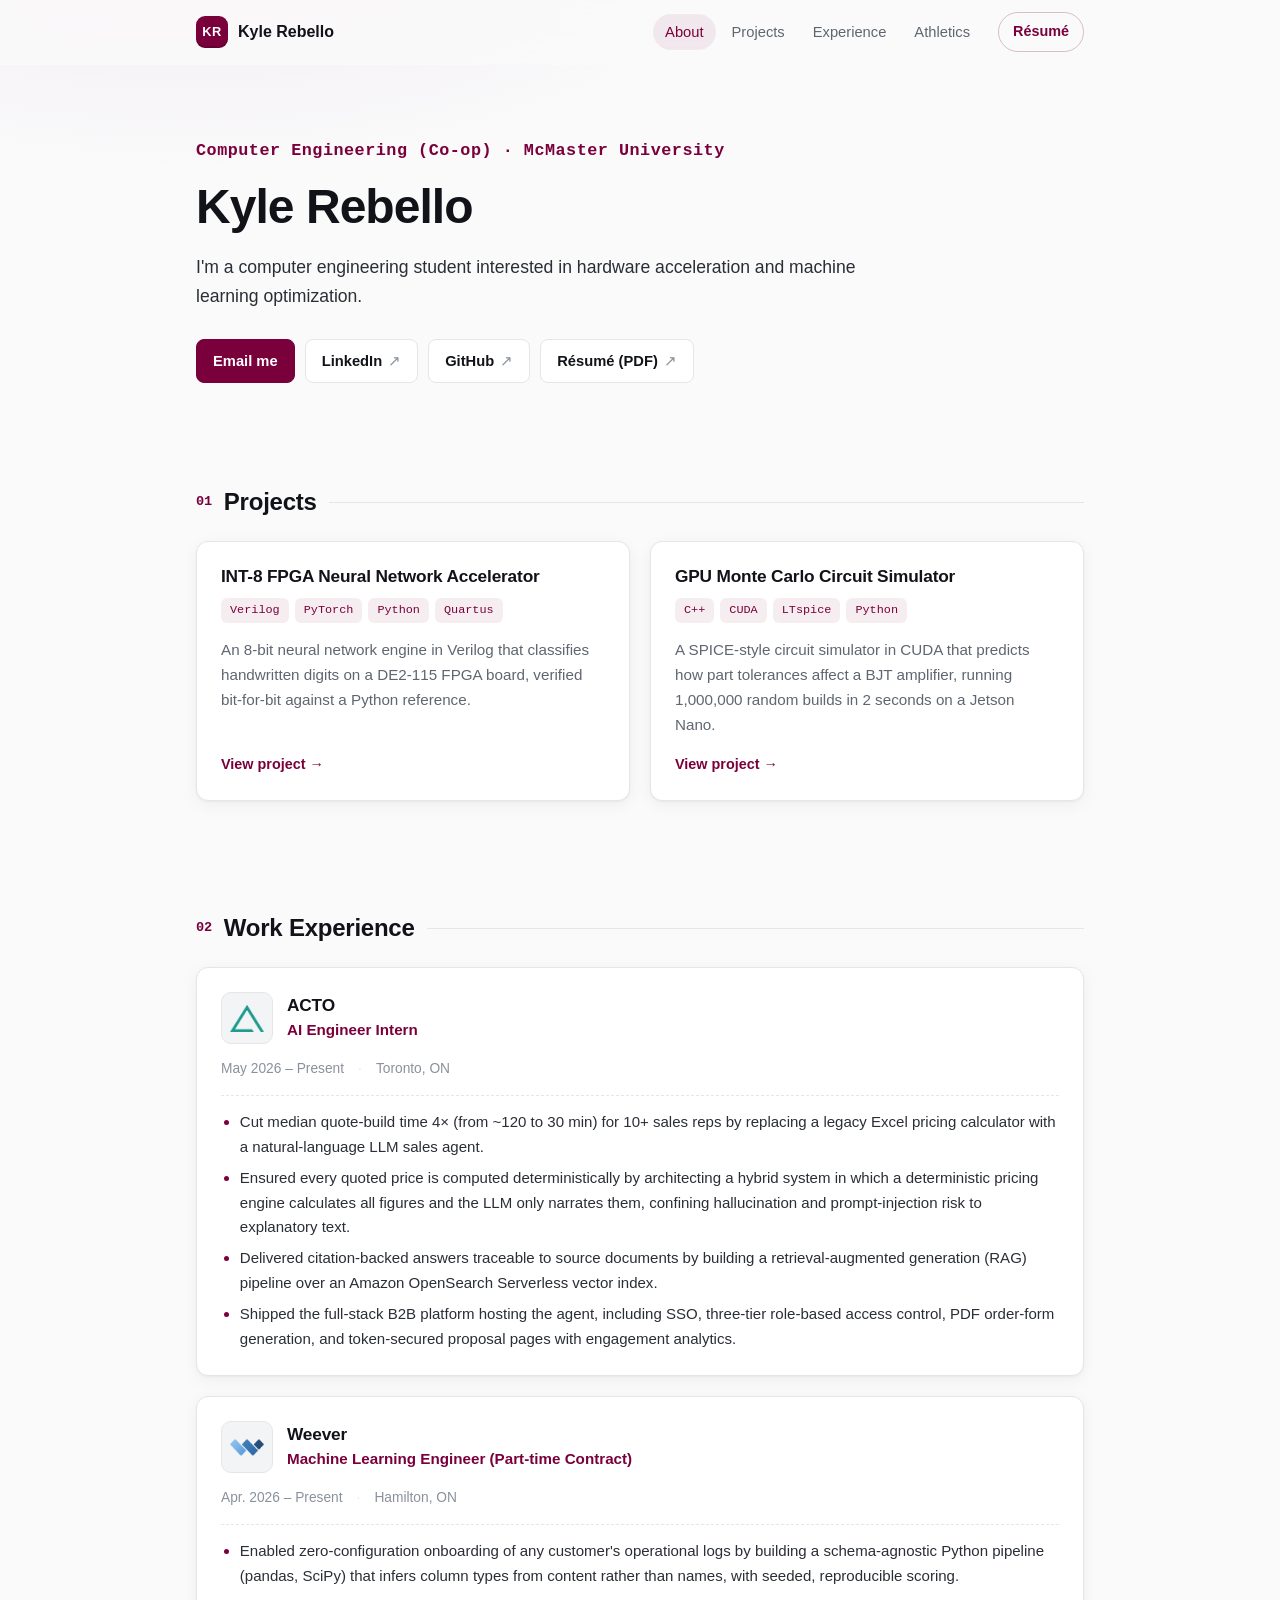
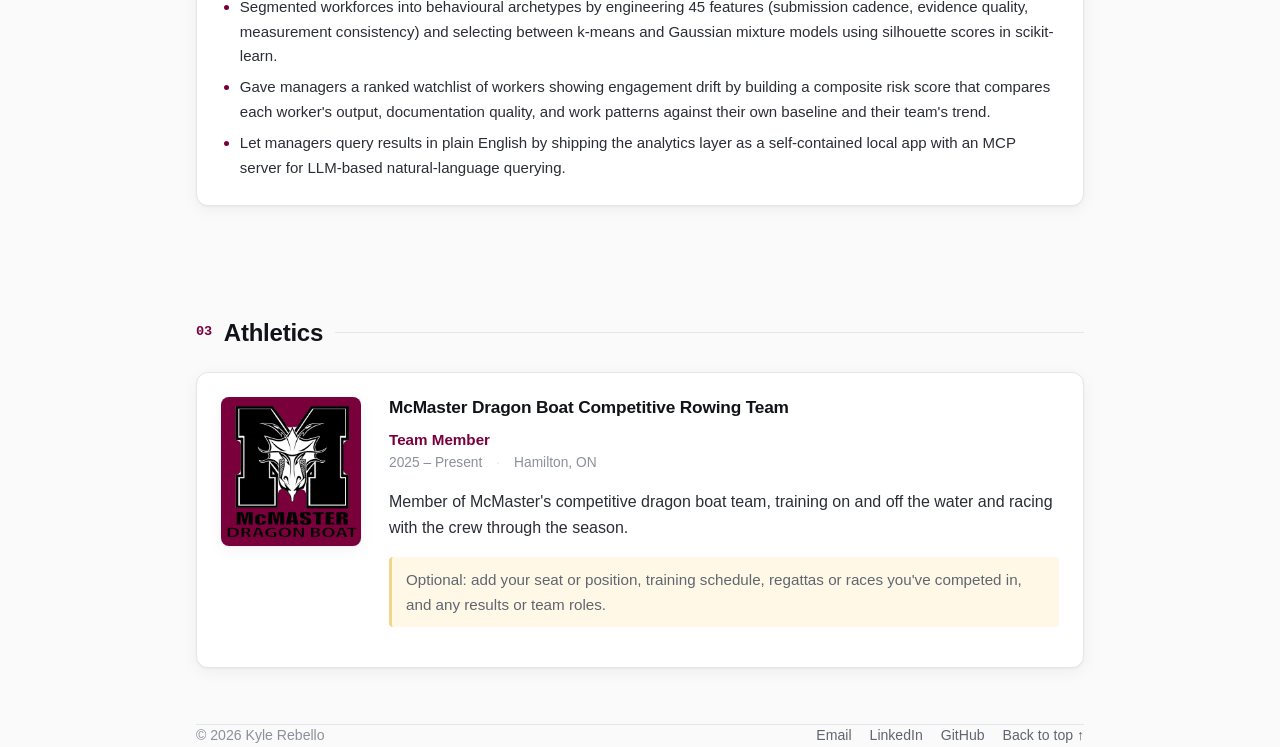
<file: index.html>
<!DOCTYPE html>
<html lang="en">
<head>
  <meta charset="UTF-8">
  <meta name="viewport" content="width=device-width, initial-scale=1.0">
  <title>Kyle Rebello — Engineering Portfolio</title>
  <meta name="description" content="Engineering portfolio of Kyle Rebello, Computer Engineering (Co-op) student at McMaster University.">
  <link rel="stylesheet" href="css/style.css?v=20261017">
</head>
<body>

  <nav class="site-nav">
    <div class="container">
      <a href="#top" class="brand"><span class="mark">KR</span><span class="name">Kyle Rebello</span></a>
      <ul>
        <li><a href="#about">About</a></li>
        <li><a href="#projects">Projects</a></li>
        <li><a href="#experience">Experience</a></li>
        <li><a href="#athletics">Athletics</a></li>
      </ul>
      <a class="nav-cta" href="assets/Kyle_Rebello_Resume.pdf?v=20261020" target="_blank" rel="noopener">Résumé</a>
    </div>
  </nav>

  <main id="top" class="container">

    <!-- ===================== ABOUT ===================== -->
    <section id="about" class="hero">
      <p class="eyebrow">Computer Engineering (Co-op) · McMaster University</p>
      <h1>Kyle Rebello</h1>
      <p class="intro">
        I'm a computer engineering student interested in hardware acceleration and machine learning optimization.
      </p>
      <div class="links">
        <a class="btn primary" href="mailto:andrekylerebello@gmail.com">Email me</a>
        <a class="btn" href="https://linkedin.com/in/kyle-rebello" target="_blank" rel="noopener">LinkedIn <span class="arrow">↗</span></a>
        <a class="btn" href="https://github.com/Kyle2006reb" target="_blank" rel="noopener">GitHub <span class="arrow">↗</span></a>
        <a class="btn" href="assets/Kyle_Rebello_Resume.pdf?v=20261020" target="_blank" rel="noopener">Résumé (PDF) <span class="arrow">↗</span></a>
      </div>
    </section>

    <!-- ===================== PROJECTS ===================== -->
    <section id="projects">
      <h2 class="section-title"><span class="num">01</span>Projects</h2>
      <!--
        To add a project:
          1. Copy projects/_template.html to projects/your-project.html and fill it in.
          2. Copy one of the <a class="project-tile"> blocks below and point href at the new page.
      -->
      <div class="project-grid">

        <a class="project-tile card" href="projects/fpga-nn-accelerator.html">
          <h3>INT-8 FPGA Neural Network Accelerator</h3>
          <div class="tags">
            <span class="tag">Verilog</span>
            <span class="tag">PyTorch</span>
            <span class="tag">Python</span>
            <span class="tag">Quartus</span>
          </div>
          <p>An 8-bit neural network engine in Verilog that classifies handwritten digits on a DE2-115 FPGA board, verified bit-for-bit against a Python reference.</p>
          <span class="more">View project <span>→</span></span>
        </a>

        <a class="project-tile card" href="projects/gpu-circuit-simulator.html">
          <h3>GPU Monte Carlo Circuit Simulator</h3>
          <div class="tags">
            <span class="tag">C++</span>
            <span class="tag">CUDA</span>
            <span class="tag">LTspice</span>
            <span class="tag">Python</span>
          </div>
          <p>A SPICE-style circuit simulator in CUDA that predicts how part tolerances affect a BJT amplifier, running 1,000,000 random builds in 2 seconds on a Jetson Nano.</p>
          <span class="more">View project <span>→</span></span>
        </a>

      </div>
    </section>

    <!-- ===================== WORK EXPERIENCE ===================== -->
    <section id="experience">
      <h2 class="section-title"><span class="num">02</span>Work Experience</h2>

      <div class="exp-grid">

        <article class="exp-card card">
          <header class="exp-head">
            <img class="exp-logo" src="assets/logos/acto.png" alt="ACTO logo">
            <div>
              <h3>ACTO</h3>
              <p class="exp-role">AI Engineer Intern</p>
            </div>
          </header>
          <p class="exp-meta"><span>May 2026 – Present</span><span>Toronto, ON</span></p>
          <ul>
            <li>Cut median quote-build time 4× (from ~120 to 30 min) for 10+ sales reps by replacing a legacy Excel pricing calculator with a natural-language LLM sales agent.</li>
            <li>Ensured every quoted price is computed deterministically by architecting a hybrid system in which a deterministic pricing engine calculates all figures and the LLM only narrates them, confining hallucination and prompt-injection risk to explanatory text.</li>
            <li>Delivered citation-backed answers traceable to source documents by building a retrieval-augmented generation (RAG) pipeline over an Amazon OpenSearch Serverless vector index.</li>
            <li>Shipped the full-stack B2B platform hosting the agent, including SSO, three-tier role-based access control, PDF order-form generation, and token-secured proposal pages with engagement analytics.</li>
          </ul>
        </article>

        <article class="exp-card card">
          <header class="exp-head">
            <img class="exp-logo" src="assets/logos/weever.png" alt="Weever logo">
            <div>
              <h3>Weever</h3>
              <p class="exp-role">Machine Learning Engineer (Part-time Contract)</p>
            </div>
          </header>
          <p class="exp-meta"><span>Apr. 2026 – Present</span><span>Hamilton, ON</span></p>
          <ul>
            <li>Enabled zero-configuration onboarding of any customer's operational logs by building a schema-agnostic Python pipeline (pandas, SciPy) that infers column types from content rather than names, with seeded, reproducible scoring.</li>
            <li>Segmented workforces into behavioural archetypes by engineering 45 features (submission cadence, evidence quality, measurement consistency) and selecting between k-means and Gaussian mixture models using silhouette scores in scikit-learn.</li>
            <li>Gave managers a ranked watchlist of workers showing engagement drift by building a composite risk score that compares each worker's output, documentation quality, and work patterns against their own baseline and their team's trend.</li>
            <li>Let managers query results in plain English by shipping the analytics layer as a self-contained local app with an MCP server for LLM-based natural-language querying.</li>
          </ul>
        </article>

      </div>
    </section>

    <!-- ===================== ATHLETICS ===================== -->
    <section id="athletics">
      <h2 class="section-title"><span class="num">03</span>Athletics</h2>

      <article class="feature-card card">
        <img class="badge" src="assets/logos/mcmaster-dragon-boat.png" alt="McMaster Dragon Boat logo">
        <div>
          <h3>McMaster Dragon Boat Competitive Rowing Team</h3>
          <p class="exp-role">Team Member</p>
          <p class="exp-meta"><span>2025 – Present</span><span>Hamilton, ON</span></p>
          <p>
            Member of McMaster's competitive dragon boat team, training on and off the water and
            racing with the crew through the season.
          </p>
          <p class="placeholder">
            Optional: add your seat or position, training schedule, regattas or races you've competed in,
            and any results or team roles.
          </p>
        </div>
      </article>
    </section>

  </main>

  <footer class="container">
    <span>© 2026 Kyle Rebello</span>
    <span class="footer-links">
      <a href="mailto:andrekylerebello@gmail.com">Email</a>
      <a href="https://linkedin.com/in/kyle-rebello" target="_blank" rel="noopener">LinkedIn</a>
      <a href="https://github.com/Kyle2006reb" target="_blank" rel="noopener">GitHub</a>
      <a href="#top">Back to top ↑</a>
    </span>
  </footer>

  <script>
    // Nav: add a border once scrolled, and highlight the section currently in view
    (function () {
      var nav = document.querySelector('.site-nav');
      var links = document.querySelectorAll('.site-nav ul a');
      function onScroll() {
        nav.classList.toggle('scrolled', window.scrollY > 8);
        var current = null;
        links.forEach(function (a) {
          var s = document.querySelector(a.getAttribute('href'));
          if (s && s.getBoundingClientRect().top <= 120) current = a;
        });
        if (window.innerHeight + window.scrollY >= document.body.scrollHeight - 4) current = links[links.length - 1];
        links.forEach(function (a) { a.classList.toggle('active', a === current); });
      }
      window.addEventListener('scroll', onScroll, { passive: true });
      onScroll();
    })();
  </script>

</body>
</html>
</file>
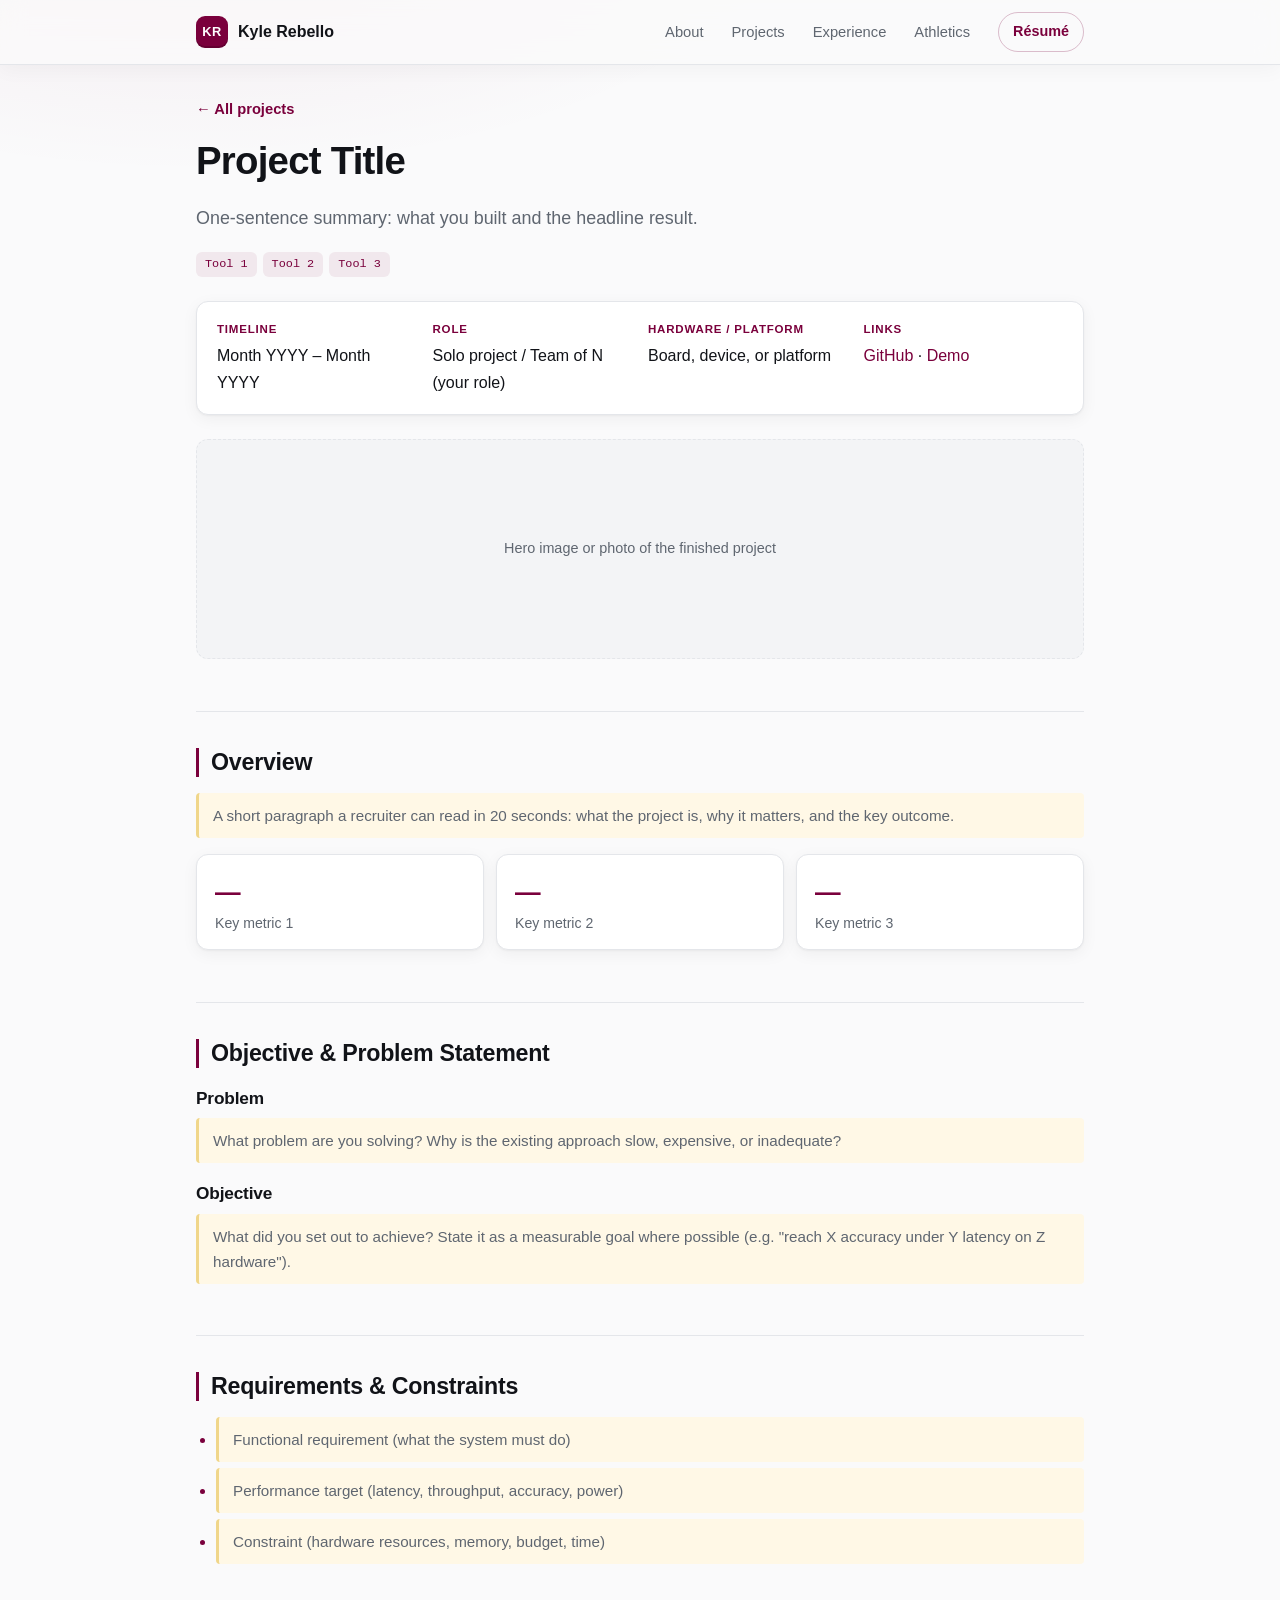
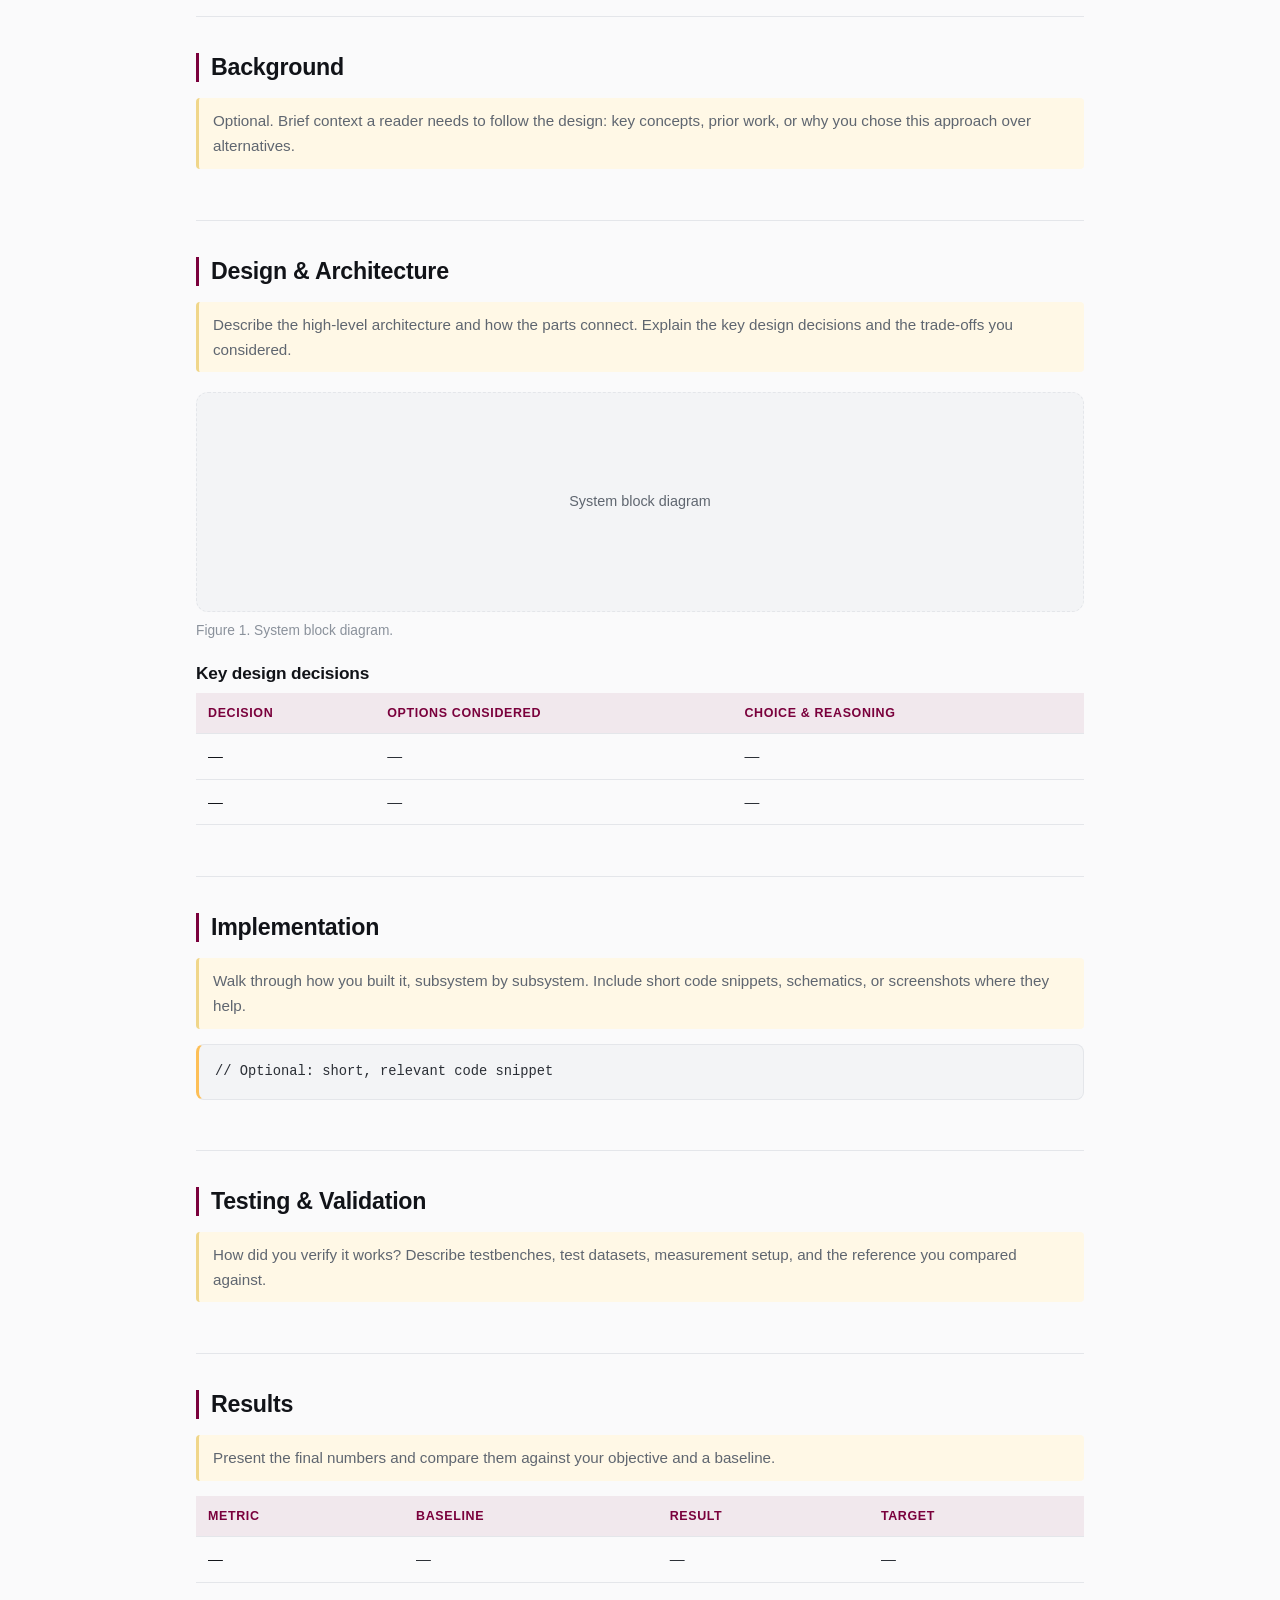
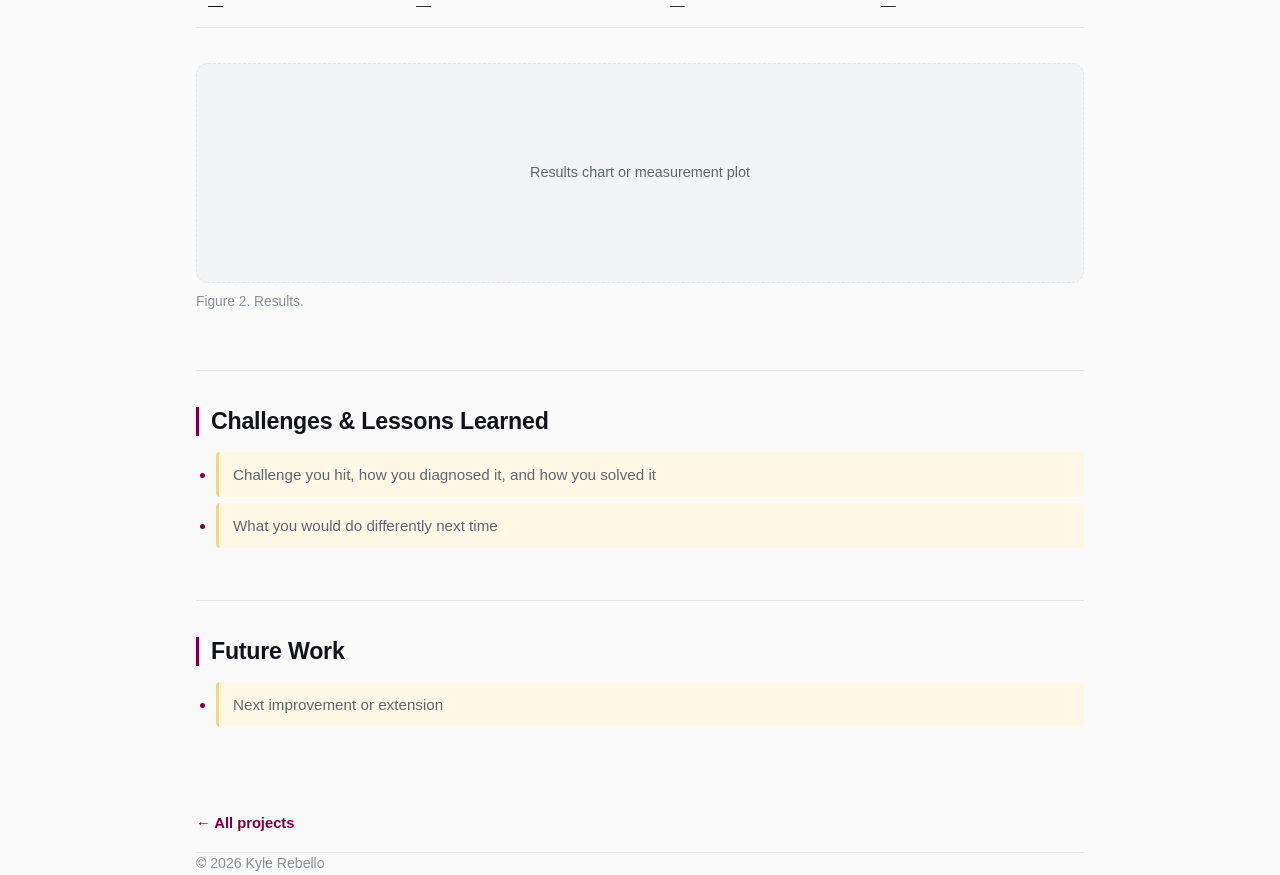
<file: projects/_template.html>
<!DOCTYPE html>
<html lang="en">
<!--
  PROJECT PAGE TEMPLATE
  1. Copy this file to projects/<project-name>.html
  2. Replace the text in each section. Delete any <p class="placeholder"> once filled in.
  3. Put images in assets/<project-name>/ and swap the .figure-placeholder divs for <img> tags:
       <figure>
         <img src="../assets/<project-name>/block-diagram.png" alt="Block diagram">
         <figcaption>Figure 1. System block diagram.</figcaption>
       </figure>
  4. Remove sections that don't apply (e.g. Background).
  5. Add a tile for the project in index.html (#projects).
-->
<head>
  <meta charset="UTF-8">
  <meta name="viewport" content="width=device-width, initial-scale=1.0">
  <title>Project Title — Kyle Rebello</title>
  <link rel="stylesheet" href="../css/style.css?v=20261017">
</head>
<body>

  <nav class="site-nav solid">
    <div class="container">
      <a href="../index.html" class="brand"><span class="mark">KR</span><span class="name">Kyle Rebello</span></a>
      <ul>
        <li><a href="../index.html#about">About</a></li>
        <li><a href="../index.html#projects">Projects</a></li>
        <li><a href="../index.html#experience">Experience</a></li>
        <li><a href="../index.html#athletics">Athletics</a></li>
      </ul>
      <a class="nav-cta" href="../assets/Kyle_Rebello_Resume.pdf?v=20261020" target="_blank" rel="noopener">Résumé</a>
    </div>
  </nav>

  <main class="container">
    <a class="back-link" href="../index.html#projects">← All projects</a>

    <!-- ===================== TITLE ===================== -->
    <header class="project-header">
      <h1>Project Title</h1>
      <p class="summary">One-sentence summary: what you built and the headline result.</p>

      <div class="tags">
        <span class="tag">Tool 1</span>
        <span class="tag">Tool 2</span>
        <span class="tag">Tool 3</span>
      </div>

      <dl class="meta-grid">
        <div>
          <dt>Timeline</dt>
          <dd>Month YYYY – Month YYYY</dd>
        </div>
        <div>
          <dt>Role</dt>
          <dd>Solo project / Team of N (your role)</dd>
        </div>
        <div>
          <dt>Hardware / Platform</dt>
          <dd>Board, device, or platform</dd>
        </div>
        <div>
          <dt>Links</dt>
          <dd><a href="#">GitHub</a> · <a href="#">Demo</a></dd>
        </div>
      </dl>

      <figure>
        <div class="figure-placeholder">Hero image or photo of the finished project</div>
      </figure>
    </header>

    <div class="project-body">

      <!-- ===================== OVERVIEW ===================== -->
      <section id="overview">
        <h2>Overview</h2>
        <p class="placeholder">
          A short paragraph a recruiter can read in 20 seconds: what the project is, why it matters,
          and the key outcome.
        </p>
        <div class="metrics">
          <div class="metric"><div class="value">—</div><div class="label">Key metric 1</div></div>
          <div class="metric"><div class="value">—</div><div class="label">Key metric 2</div></div>
          <div class="metric"><div class="value">—</div><div class="label">Key metric 3</div></div>
        </div>
      </section>

      <!-- ===================== OBJECTIVE & PROBLEM ===================== -->
      <section id="objective">
        <h2>Objective &amp; Problem Statement</h2>
        <h3>Problem</h3>
        <p class="placeholder">
          What problem are you solving? Why is the existing approach slow, expensive, or inadequate?
        </p>
        <h3>Objective</h3>
        <p class="placeholder">
          What did you set out to achieve? State it as a measurable goal where possible
          (e.g. "reach X accuracy under Y latency on Z hardware").
        </p>
      </section>

      <!-- ===================== REQUIREMENTS ===================== -->
      <section id="requirements">
        <h2>Requirements &amp; Constraints</h2>
        <ul>
          <li class="placeholder">Functional requirement (what the system must do)</li>
          <li class="placeholder">Performance target (latency, throughput, accuracy, power)</li>
          <li class="placeholder">Constraint (hardware resources, memory, budget, time)</li>
        </ul>
      </section>

      <!-- ===================== BACKGROUND (optional) ===================== -->
      <section id="background">
        <h2>Background</h2>
        <p class="placeholder">
          Optional. Brief context a reader needs to follow the design: key concepts,
          prior work, or why you chose this approach over alternatives.
        </p>
      </section>

      <!-- ===================== DESIGN ===================== -->
      <section id="design">
        <h2>Design &amp; Architecture</h2>
        <p class="placeholder">
          Describe the high-level architecture and how the parts connect. Explain the key
          design decisions and the trade-offs you considered.
        </p>
        <figure>
          <div class="figure-placeholder">System block diagram</div>
          <figcaption>Figure 1. System block diagram.</figcaption>
        </figure>
        <h3>Key design decisions</h3>
        <div class="table-wrap">
          <table>
            <thead>
              <tr><th>Decision</th><th>Options considered</th><th>Choice &amp; reasoning</th></tr>
            </thead>
            <tbody>
              <tr><td>—</td><td>—</td><td>—</td></tr>
              <tr><td>—</td><td>—</td><td>—</td></tr>
            </tbody>
          </table>
        </div>
      </section>

      <!-- ===================== IMPLEMENTATION ===================== -->
      <section id="implementation">
        <h2>Implementation</h2>
        <p class="placeholder">
          Walk through how you built it, subsystem by subsystem. Include short code snippets,
          schematics, or screenshots where they help.
        </p>
        <pre><code>// Optional: short, relevant code snippet</code></pre>
      </section>

      <!-- ===================== TESTING ===================== -->
      <section id="testing">
        <h2>Testing &amp; Validation</h2>
        <p class="placeholder">
          How did you verify it works? Describe testbenches, test datasets, measurement setup,
          and the reference you compared against.
        </p>
      </section>

      <!-- ===================== RESULTS ===================== -->
      <section id="results">
        <h2>Results</h2>
        <p class="placeholder">
          Present the final numbers and compare them against your objective and a baseline.
        </p>
        <div class="table-wrap">
          <table>
            <thead>
              <tr><th>Metric</th><th>Baseline</th><th>Result</th><th>Target</th></tr>
            </thead>
            <tbody>
              <tr><td>—</td><td>—</td><td>—</td><td>—</td></tr>
              <tr><td>—</td><td>—</td><td>—</td><td>—</td></tr>
            </tbody>
          </table>
        </div>
        <figure>
          <div class="figure-placeholder">Results chart or measurement plot</div>
          <figcaption>Figure 2. Results.</figcaption>
        </figure>
      </section>

      <!-- ===================== CHALLENGES ===================== -->
      <section id="challenges">
        <h2>Challenges &amp; Lessons Learned</h2>
        <ul>
          <li class="placeholder">Challenge you hit, how you diagnosed it, and how you solved it</li>
          <li class="placeholder">What you would do differently next time</li>
        </ul>
      </section>

      <!-- ===================== FUTURE WORK ===================== -->
      <section id="future-work">
        <h2>Future Work</h2>
        <ul>
          <li class="placeholder">Next improvement or extension</li>
        </ul>
      </section>

    </div>

    <a class="back-link" href="../index.html#projects">← All projects</a>
  </main>

  <footer class="container">
    © 2026 Kyle Rebello
  </footer>

</body>
</html>
</file>
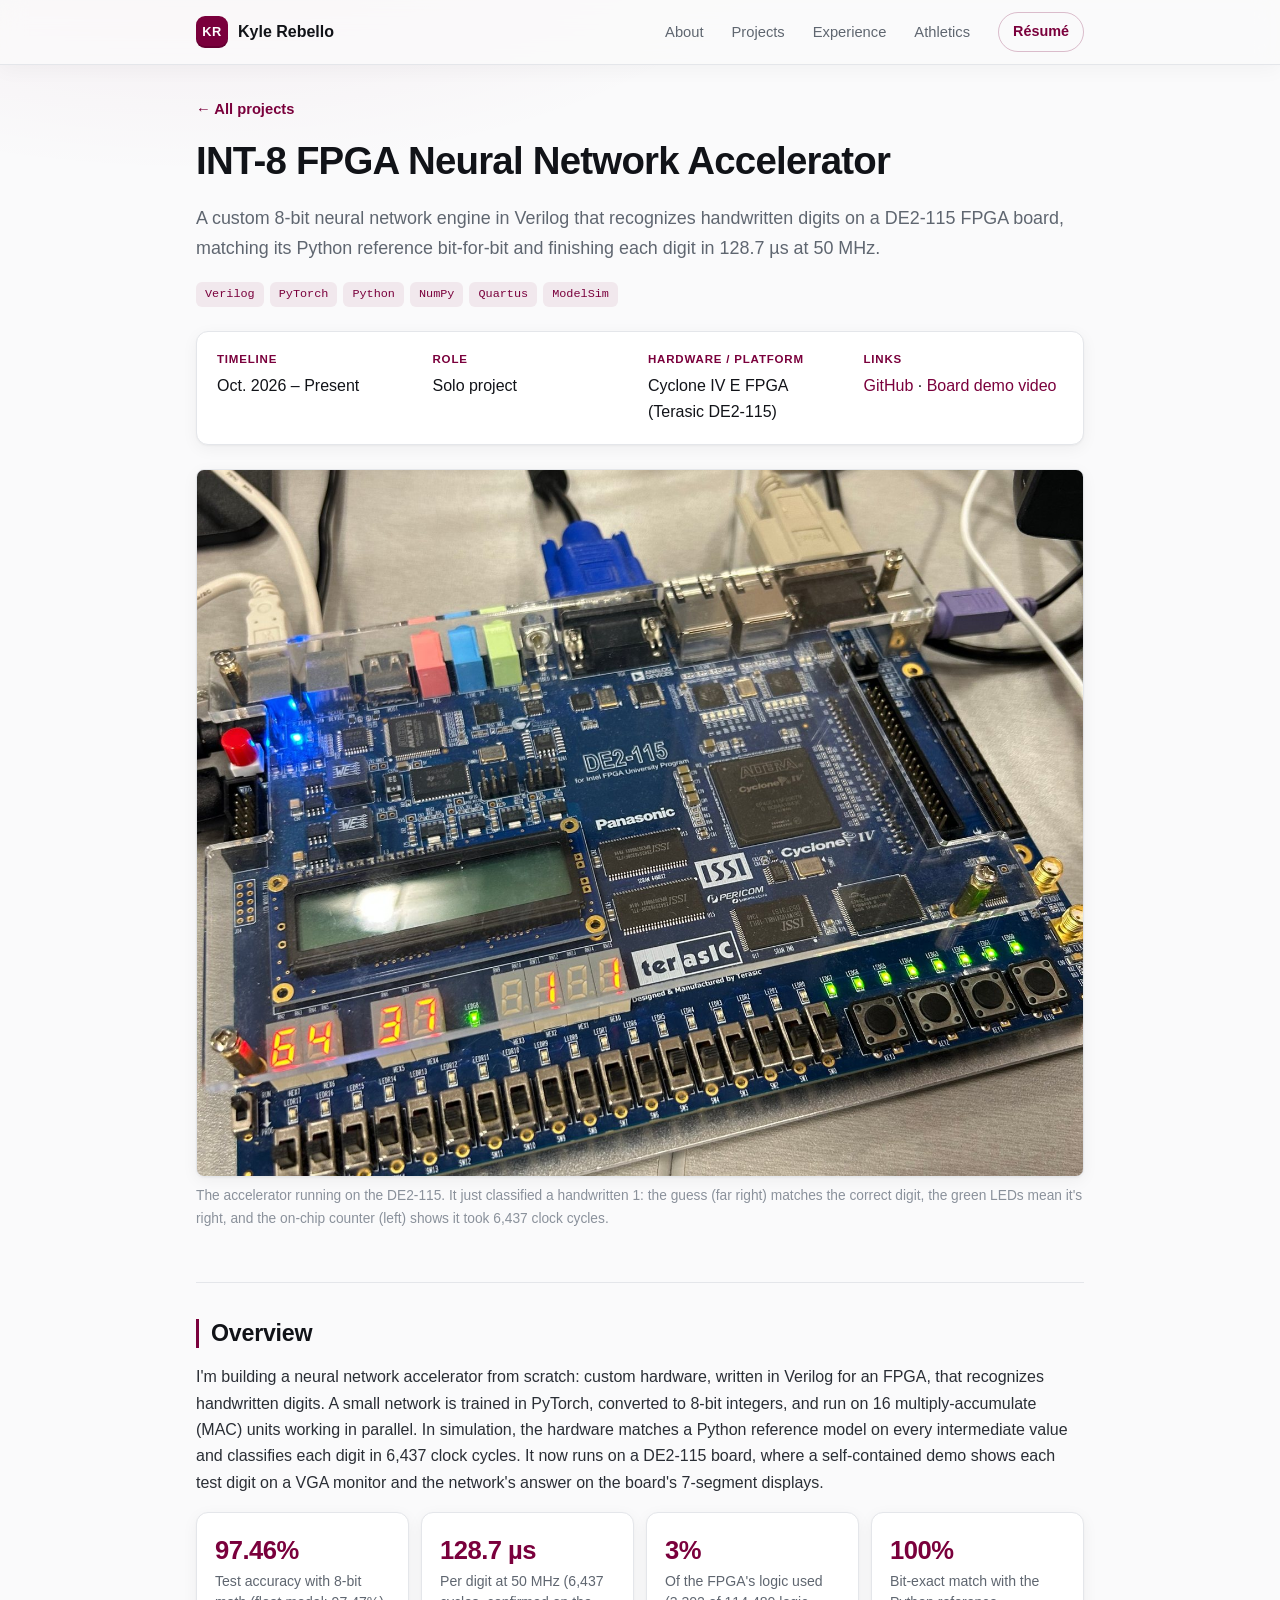
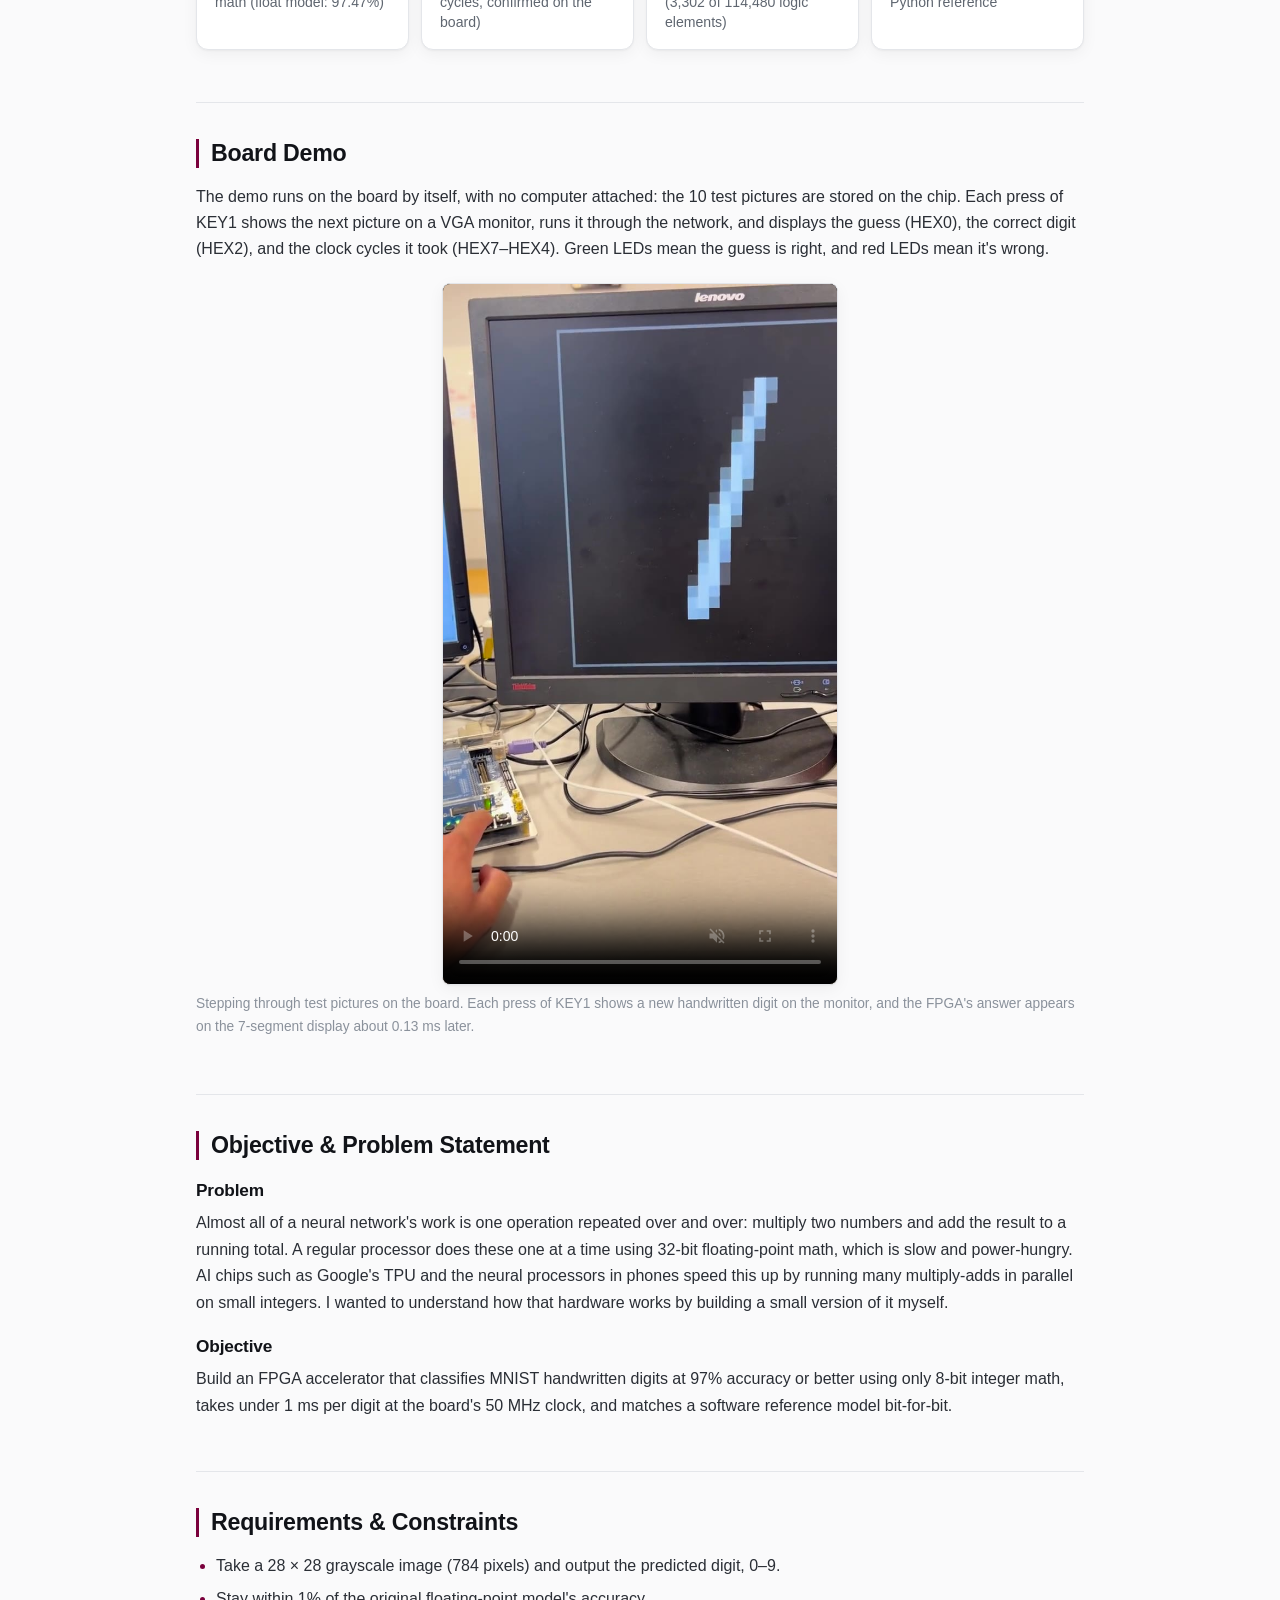
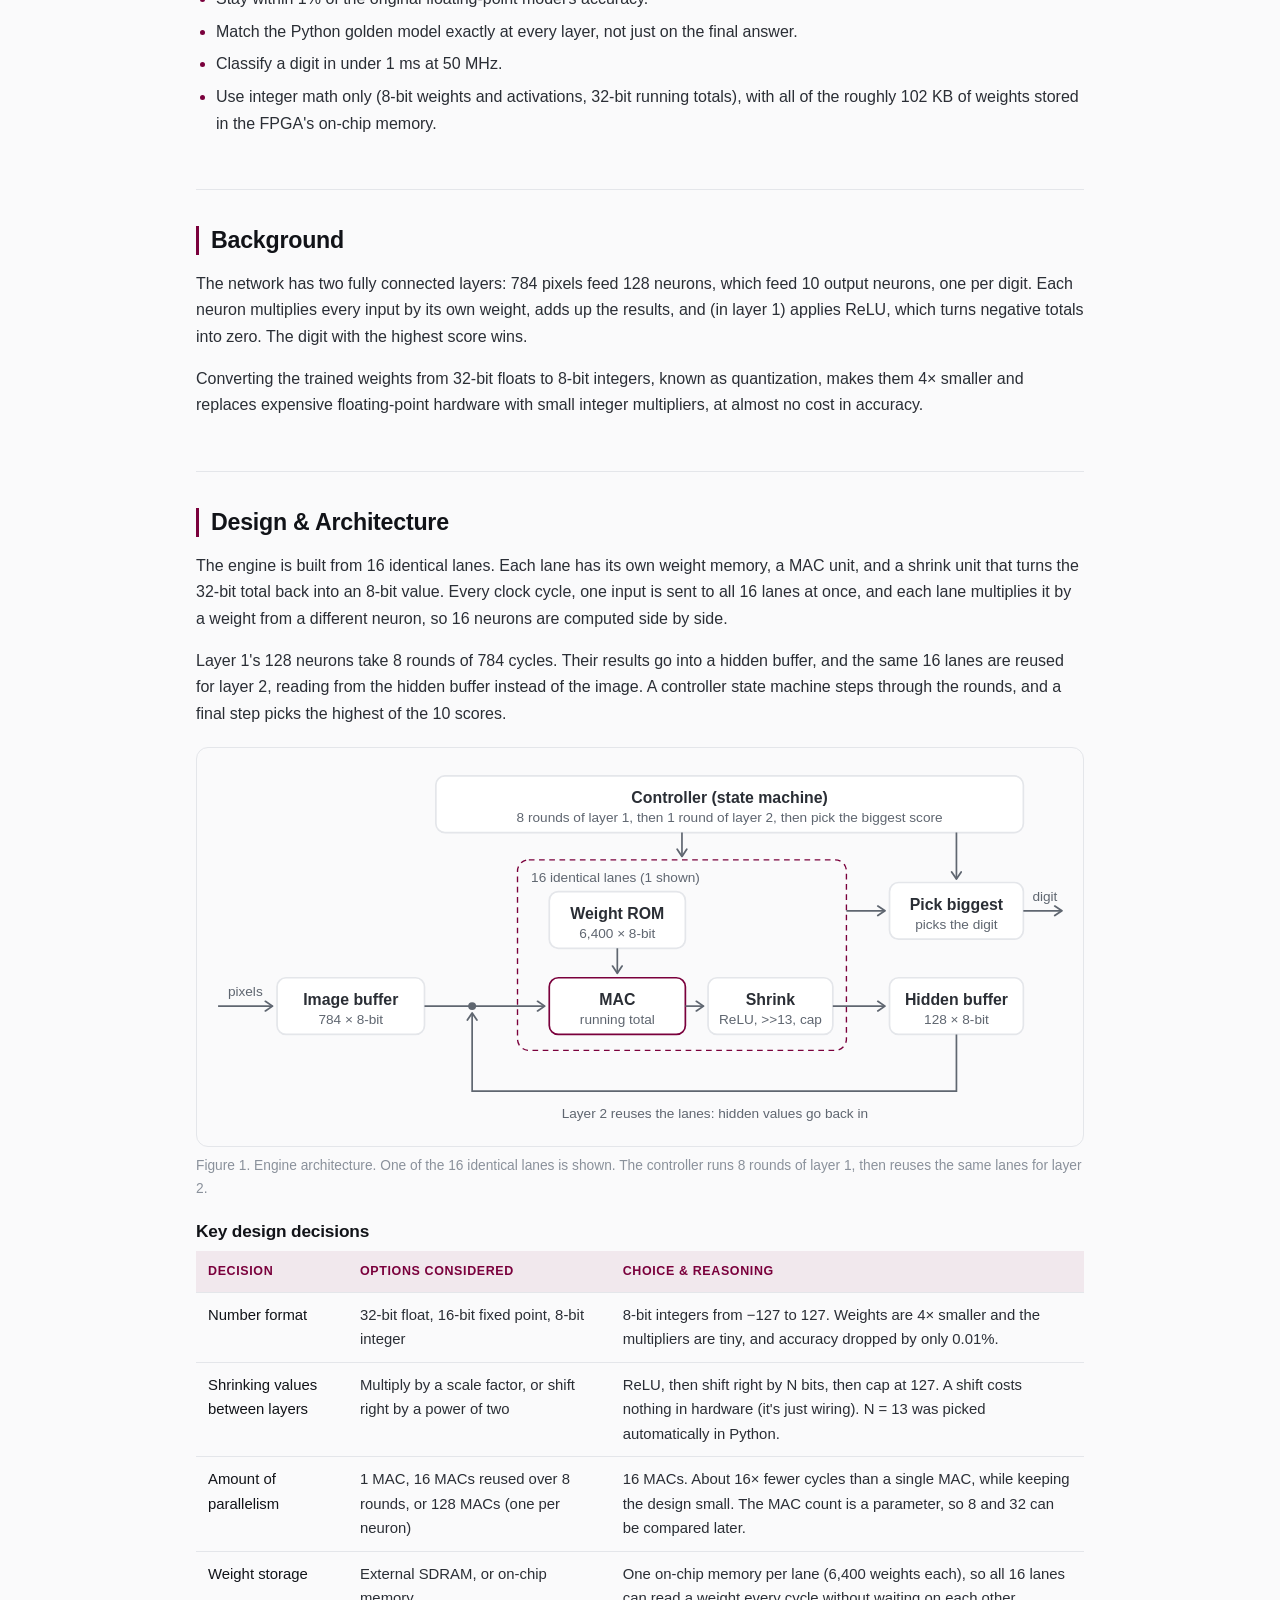
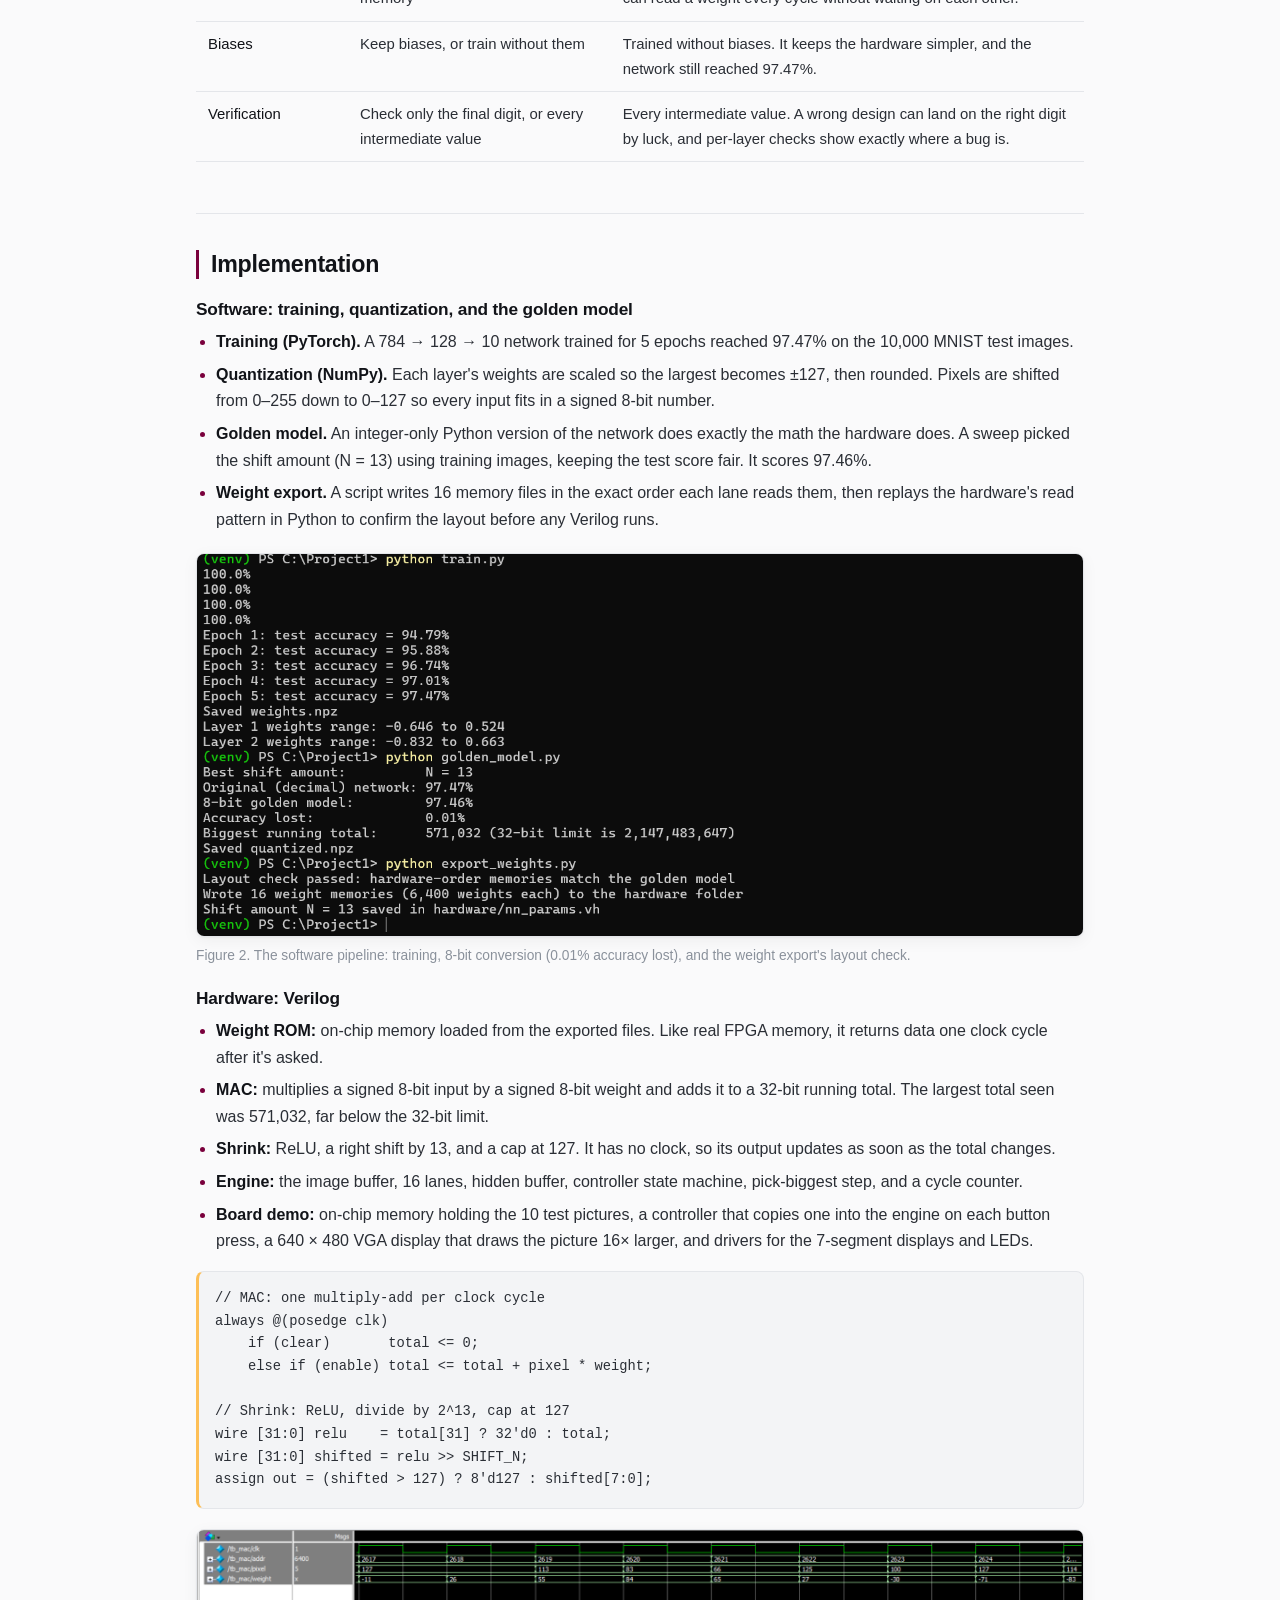
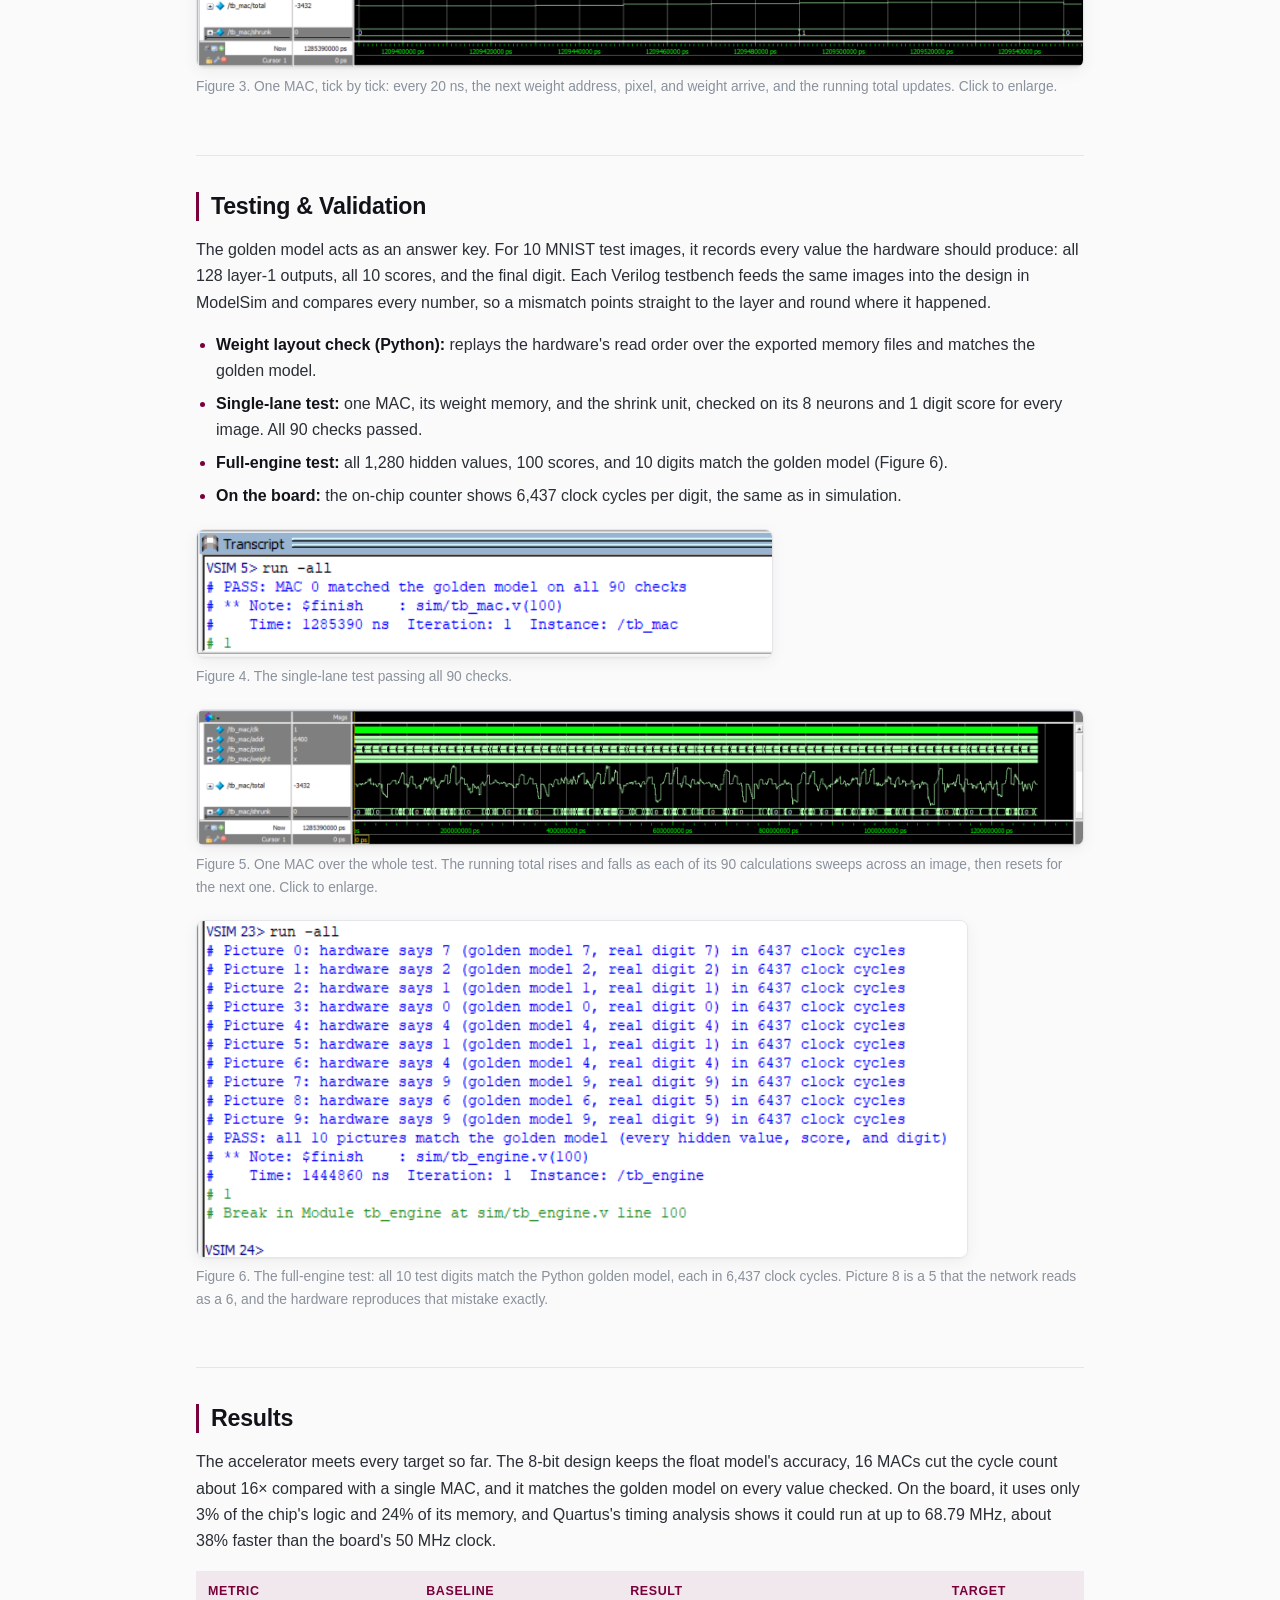
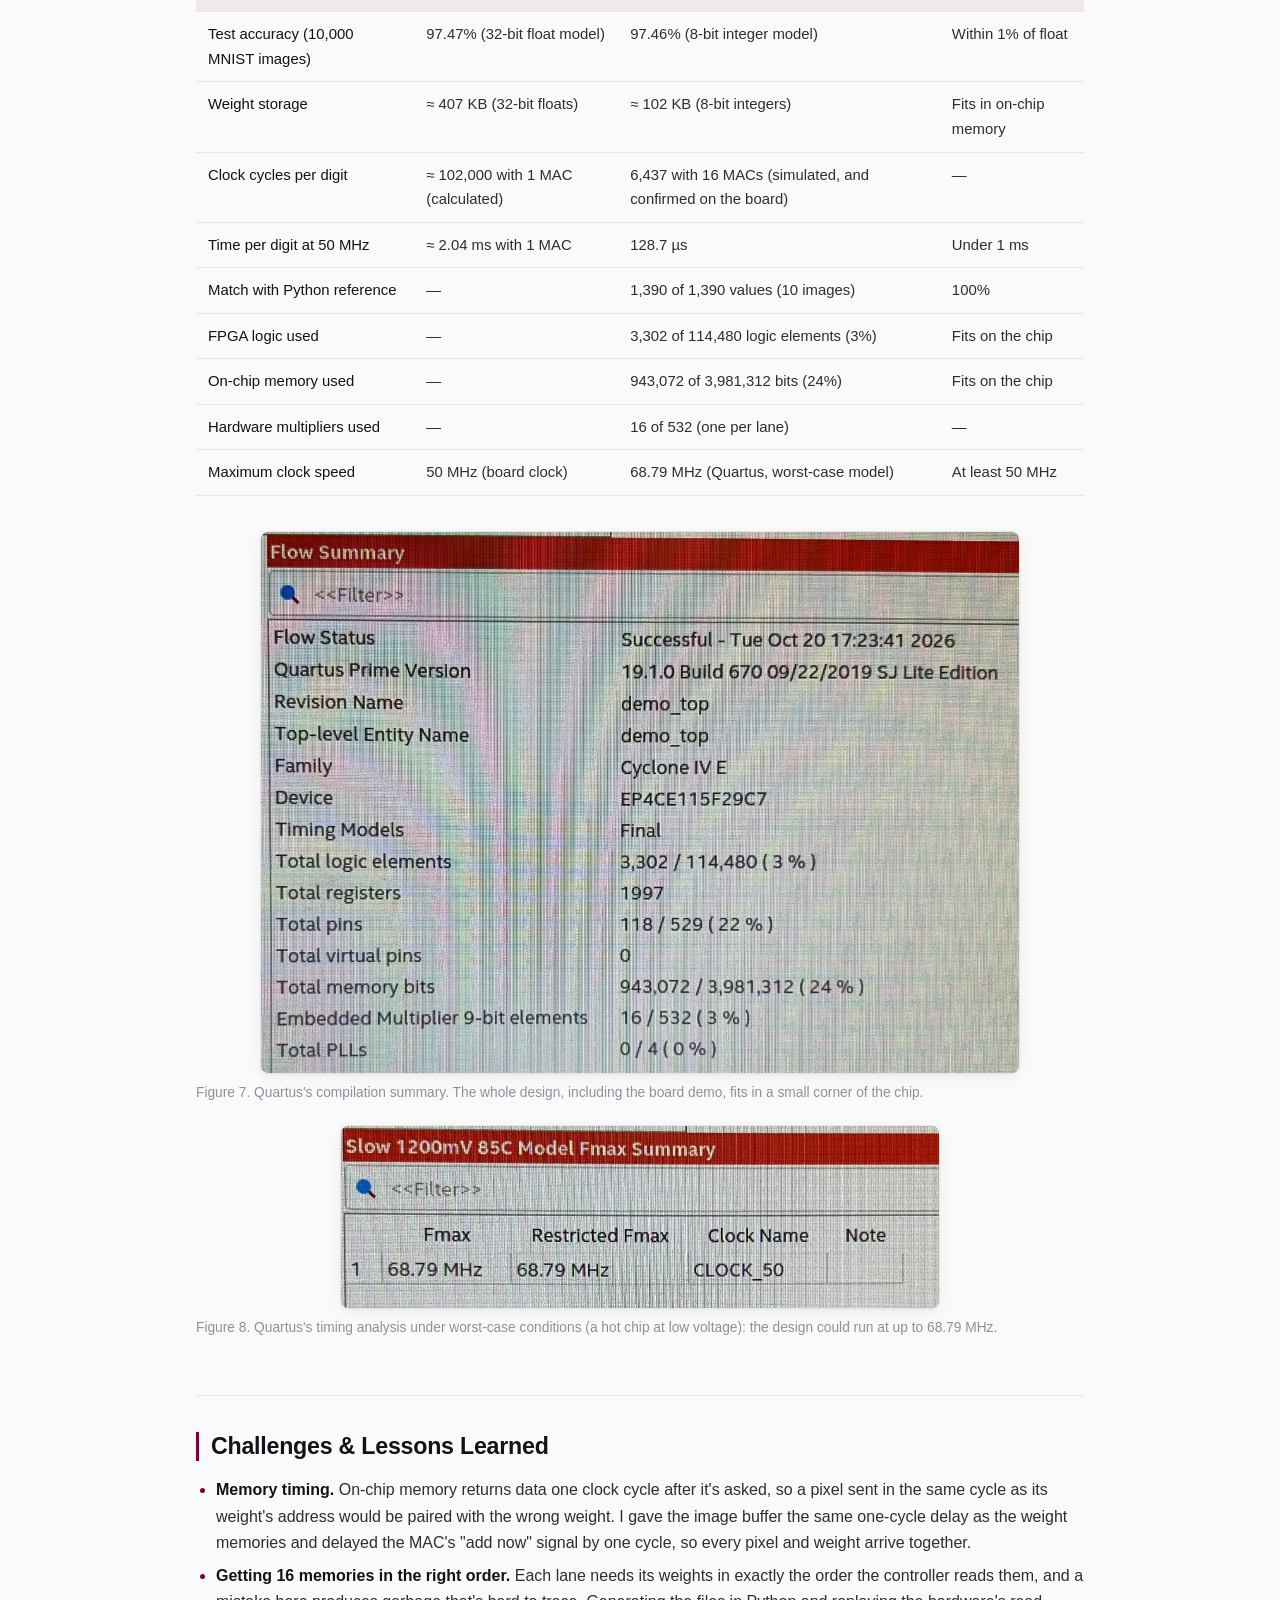
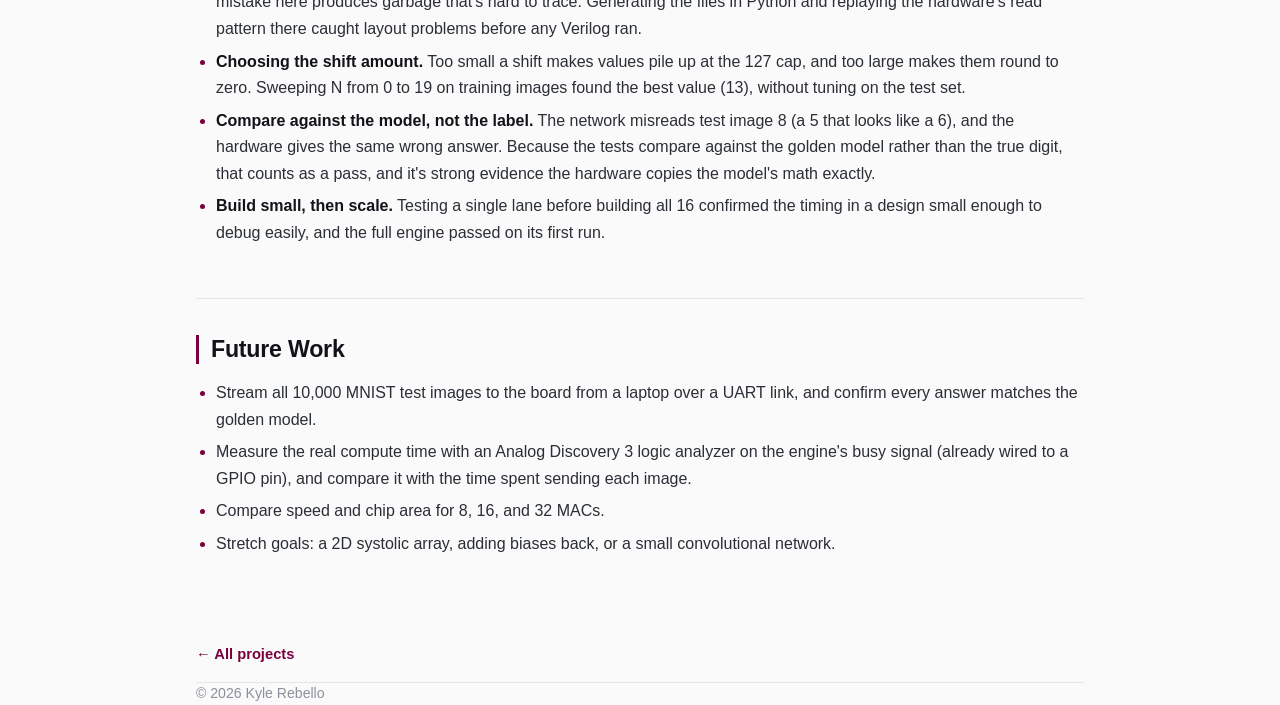
<file: projects/fpga-nn-accelerator.html>
<!DOCTYPE html>
<html lang="en">
<head>
  <meta charset="UTF-8">
  <meta name="viewport" content="width=device-width, initial-scale=1.0">
  <title>INT-8 FPGA Neural Network Accelerator — Kyle Rebello</title>
  <meta name="description" content="An 8-bit neural network engine in Verilog that classifies handwritten digits on a DE2-115 FPGA board in 128.7 µs, verified bit-for-bit against a Python reference model.">
  <link rel="stylesheet" href="../css/style.css?v=20261017">
</head>
<body>

  <nav class="site-nav solid">
    <div class="container">
      <a href="../index.html" class="brand"><span class="mark">KR</span><span class="name">Kyle Rebello</span></a>
      <ul>
        <li><a href="../index.html#about">About</a></li>
        <li><a href="../index.html#projects">Projects</a></li>
        <li><a href="../index.html#experience">Experience</a></li>
        <li><a href="../index.html#athletics">Athletics</a></li>
      </ul>
      <a class="nav-cta" href="../assets/Kyle_Rebello_Resume.pdf?v=20261020" target="_blank" rel="noopener">Résumé</a>
    </div>
  </nav>

  <main class="container">
    <a class="back-link" href="../index.html#projects">← All projects</a>

    <!-- ===================== TITLE ===================== -->
    <header class="project-header">
      <h1>INT-8 FPGA Neural Network Accelerator</h1>
      <p class="summary">A custom 8-bit neural network engine in Verilog that recognizes handwritten digits on a DE2-115 FPGA board, matching its Python reference bit-for-bit and finishing each digit in 128.7&nbsp;µs at 50&nbsp;MHz.</p>

      <div class="tags">
        <span class="tag">Verilog</span>
        <span class="tag">PyTorch</span>
        <span class="tag">Python</span>
        <span class="tag">NumPy</span>
        <span class="tag">Quartus</span>
        <span class="tag">ModelSim</span>
      </div>

      <dl class="meta-grid">
        <div>
          <dt>Timeline</dt>
          <dd>Oct. 2026 – Present</dd>
        </div>
        <div>
          <dt>Role</dt>
          <dd>Solo project</dd>
        </div>
        <div>
          <dt>Hardware / Platform</dt>
          <dd>Cyclone IV E FPGA (Terasic DE2-115)</dd>
        </div>
        <div>
          <dt>Links</dt>
          <!-- TODO: point this at the project's own repo once it's public -->
          <dd><a href="https://github.com/Kyle2006reb" target="_blank" rel="noopener">GitHub</a> · <a href="#demo">Board demo video</a></dd>
        </div>
      </dl>

      <figure>
        <img src="../assets/fpga-nn-accelerator/06-board-demo.jpg" alt="The DE2-115 FPGA board running the accelerator: the left 7-segment displays read 6437, the right ones show the guess 1 and the correct digit 1, and the green LEDs are lit">
        <figcaption>The accelerator running on the DE2-115. It just classified a handwritten 1: the guess (far right) matches the correct digit, the green LEDs mean it's right, and the on-chip counter (left) shows it took 6,437 clock cycles.</figcaption>
      </figure>
    </header>

    <div class="project-body">

      <!-- ===================== OVERVIEW ===================== -->
      <section id="overview">
        <h2>Overview</h2>
        <p>
          I'm building a neural network accelerator from scratch: custom hardware, written in Verilog for an
          FPGA, that recognizes handwritten digits. A small network is trained in PyTorch, converted to 8-bit
          integers, and run on 16 multiply-accumulate (MAC) units working in parallel. In simulation, the
          hardware matches a Python reference model on every intermediate value and classifies each digit in
          6,437 clock cycles. It now runs on a DE2-115 board, where a self-contained demo shows each test digit
          on a VGA monitor and the network's answer on the board's 7-segment displays.
        </p>
        <div class="metrics">
          <div class="metric"><div class="value">97.46%</div><div class="label">Test accuracy with 8-bit math (float model: 97.47%)</div></div>
          <div class="metric"><div class="value">128.7&nbsp;µs</div><div class="label">Per digit at 50 MHz (6,437 cycles, confirmed on the board)</div></div>
          <div class="metric"><div class="value">3%</div><div class="label">Of the FPGA's logic used (3,302 of 114,480 logic elements)</div></div>
          <div class="metric"><div class="value">100%</div><div class="label">Bit-exact match with the Python reference</div></div>
        </div>
      </section>

      <!-- ===================== BOARD DEMO ===================== -->
      <section id="demo">
        <h2>Board Demo</h2>
        <p>
          The demo runs on the board by itself, with no computer attached: the 10 test pictures are stored on
          the chip. Each press of KEY1 shows the next picture on a VGA monitor, runs it through the network, and
          displays the guess (HEX0), the correct digit (HEX2), and the clock cycles it took (HEX7–HEX4).
          Green LEDs mean the guess is right, and red LEDs mean it's wrong.
        </p>
        <figure>
          <video src="../assets/fpga-nn-accelerator/07-board-demo.mp4" poster="../assets/fpga-nn-accelerator/07-board-demo-poster.jpg" controls playsinline muted preload="metadata"
                 aria-label="Video: pressing a button on the FPGA board shows a new handwritten digit on the monitor, and the board's 7-segment display shows its guess"
                 style="display: block; margin: 0 auto; max-width: 100%; max-height: 78vh; border-radius: var(--radius-sm); border: 1px solid var(--border); box-shadow: var(--shadow); background: #000;">
            <a href="../assets/fpga-nn-accelerator/07-board-demo.mp4">Watch the board demo video</a>
          </video>
          <figcaption>Stepping through test pictures on the board. Each press of KEY1 shows a new handwritten digit on the monitor, and the FPGA's answer appears on the 7-segment display about 0.13&nbsp;ms later.</figcaption>
        </figure>
      </section>

      <!-- ===================== OBJECTIVE & PROBLEM ===================== -->
      <section id="objective">
        <h2>Objective &amp; Problem Statement</h2>
        <h3>Problem</h3>
        <p>
          Almost all of a neural network's work is one operation repeated over and over: multiply two numbers
          and add the result to a running total. A regular processor does these one at a time using 32-bit
          floating-point math, which is slow and power-hungry. AI chips such as Google's TPU and the neural
          processors in phones speed this up by running many multiply-adds in parallel on small integers.
          I wanted to understand how that hardware works by building a small version of it myself.
        </p>
        <h3>Objective</h3>
        <p>
          Build an FPGA accelerator that classifies MNIST handwritten digits at 97% accuracy or better using
          only 8-bit integer math, takes under 1&nbsp;ms per digit at the board's 50&nbsp;MHz clock, and matches
          a software reference model bit-for-bit.
        </p>
      </section>

      <!-- ===================== REQUIREMENTS ===================== -->
      <section id="requirements">
        <h2>Requirements &amp; Constraints</h2>
        <ul>
          <li>Take a 28 × 28 grayscale image (784 pixels) and output the predicted digit, 0–9.</li>
          <li>Stay within 1% of the original floating-point model's accuracy.</li>
          <li>Match the Python golden model exactly at every layer, not just on the final answer.</li>
          <li>Classify a digit in under 1&nbsp;ms at 50&nbsp;MHz.</li>
          <li>Use integer math only (8-bit weights and activations, 32-bit running totals), with all of the
            roughly 102&nbsp;KB of weights stored in the FPGA's on-chip memory.</li>
        </ul>
      </section>

      <!-- ===================== BACKGROUND ===================== -->
      <section id="background">
        <h2>Background</h2>
        <p>
          The network has two fully connected layers: 784 pixels feed 128 neurons, which feed 10 output
          neurons, one per digit. Each neuron multiplies every input by its own weight, adds up the results,
          and (in layer 1) applies ReLU, which turns negative totals into zero. The digit with the highest
          score wins.
        </p>
        <p>
          Converting the trained weights from 32-bit floats to 8-bit integers, known as quantization, makes them
          4× smaller and replaces expensive floating-point hardware with small integer multipliers, at almost
          no cost in accuracy.
        </p>
      </section>

      <!-- ===================== DESIGN ===================== -->
      <section id="design">
        <h2>Design &amp; Architecture</h2>
        <p>
          The engine is built from 16 identical lanes. Each lane has its own weight memory, a MAC unit, and a
          shrink unit that turns the 32-bit total back into an 8-bit value. Every clock cycle, one input is sent
          to all 16 lanes at once, and each lane multiplies it by a weight from a different neuron, so 16
          neurons are computed side by side.
        </p>
        <p>
          Layer 1's 128 neurons take 8 rounds of 784 cycles. Their results go into a hidden buffer, and the same
          16 lanes are reused for layer 2, reading from the hidden buffer instead of the image. A controller
          state machine steps through the rounds, and a final step picks the highest of the 10 scores.
        </p>
        <figure>
          <div class="table-wrap" style="border: 1px solid var(--border); border-radius: var(--radius); padding: 12px;">
            <svg viewBox="0 0 760 330" role="img" aria-labelledby="bd-title bd-desc" style="display: block; width: 100%; min-width: 640px; height: auto;">
              <title id="bd-title">Accelerator block diagram</title>
              <desc id="bd-desc">Pixels go into an image buffer. Sixteen identical lanes, each a weight memory, a multiply-accumulate unit, and a shrink unit, take one input per clock cycle. Layer-1 results go into a hidden buffer and are fed back in for layer 2. A pick-biggest unit turns the ten layer-2 scores into the predicted digit. A controller state machine runs the rounds.</desc>
              <style>
                .bd-box   { fill: var(--surface); stroke: var(--border); stroke-width: 1.5; }
                .bd-key   { fill: var(--surface); stroke: var(--accent); stroke-width: 1.5; }
                .bd-group { fill: none; stroke: var(--accent); stroke-width: 1.2; stroke-dasharray: 5 4; }
                .bd-title { fill: var(--text); font-size: 14px; font-weight: 600; }
                .bd-sub   { fill: var(--muted); font-size: 12px; }
                .bd-line  { fill: none; stroke: var(--muted); stroke-width: 1.5; }
                .bd-head  { fill: none; stroke: var(--muted); stroke-width: 1.5; stroke-linecap: round; stroke-linejoin: round; }
                .bd-dot   { fill: var(--muted); }
              </style>
              <defs>
                <marker id="bd-arrow" viewBox="0 0 10 10" refX="8" refY="5" markerWidth="7" markerHeight="7" orient="auto-start-reverse">
                  <path class="bd-head" d="M2 1L8 5L2 9"/>
                </marker>
              </defs>

              <!-- Controller -->
              <rect class="bd-box" x="200" y="14" width="518" height="50" rx="8"/>
              <text class="bd-title" x="459" y="33" text-anchor="middle" dominant-baseline="central">Controller (state machine)</text>
              <text class="bd-sub" x="459" y="51" text-anchor="middle" dominant-baseline="central">8 rounds of layer 1, then 1 round of layer 2, then pick the biggest score</text>
              <line class="bd-line" x1="417" y1="64" x2="417" y2="85" marker-end="url(#bd-arrow)"/>
              <line class="bd-line" x1="659" y1="64" x2="659" y2="105" marker-end="url(#bd-arrow)"/>

              <!-- Input and image buffer -->
              <text class="bd-sub" x="32" y="204" text-anchor="middle" dominant-baseline="central">pixels</text>
              <line class="bd-line" x1="8" y1="217" x2="56" y2="217" marker-end="url(#bd-arrow)"/>
              <rect class="bd-box" x="60" y="192" width="130" height="50" rx="8"/>
              <text class="bd-title" x="125" y="211" text-anchor="middle" dominant-baseline="central">Image buffer</text>
              <text class="bd-sub" x="125" y="229" text-anchor="middle" dominant-baseline="central">784 × 8-bit</text>
              <line class="bd-line" x1="190" y1="217" x2="296" y2="217" marker-end="url(#bd-arrow)"/>
              <circle class="bd-dot" cx="232" cy="217" r="3.5"/>

              <!-- One of the 16 lanes -->
              <rect class="bd-group" x="272" y="88" width="290" height="168" rx="10"/>
              <text class="bd-sub" x="284" y="104" dominant-baseline="central">16 identical lanes (1 shown)</text>
              <rect class="bd-box" x="300" y="116" width="120" height="50" rx="8"/>
              <text class="bd-title" x="360" y="135" text-anchor="middle" dominant-baseline="central">Weight ROM</text>
              <text class="bd-sub" x="360" y="153" text-anchor="middle" dominant-baseline="central">6,400 × 8-bit</text>
              <line class="bd-line" x1="360" y1="166" x2="360" y2="188" marker-end="url(#bd-arrow)"/>
              <rect class="bd-key" x="300" y="192" width="120" height="50" rx="8"/>
              <text class="bd-title" x="360" y="211" text-anchor="middle" dominant-baseline="central">MAC</text>
              <text class="bd-sub" x="360" y="229" text-anchor="middle" dominant-baseline="central">running total</text>
              <line class="bd-line" x1="420" y1="217" x2="436" y2="217" marker-end="url(#bd-arrow)"/>
              <rect class="bd-box" x="440" y="192" width="110" height="50" rx="8"/>
              <text class="bd-title" x="495" y="211" text-anchor="middle" dominant-baseline="central">Shrink</text>
              <text class="bd-sub" x="495" y="229" text-anchor="middle" dominant-baseline="central">ReLU, &gt;&gt;13, cap</text>

              <!-- Hidden buffer, and the loop back for layer 2 -->
              <line class="bd-line" x1="550" y1="217" x2="596" y2="217" marker-end="url(#bd-arrow)"/>
              <rect class="bd-box" x="600" y="192" width="118" height="50" rx="8"/>
              <text class="bd-title" x="659" y="211" text-anchor="middle" dominant-baseline="central">Hidden buffer</text>
              <text class="bd-sub" x="659" y="229" text-anchor="middle" dominant-baseline="central">128 × 8-bit</text>
              <path class="bd-line" d="M659 242 V292 H232 V223" marker-end="url(#bd-arrow)"/>
              <text class="bd-sub" x="446" y="312" text-anchor="middle" dominant-baseline="central">Layer 2 reuses the lanes: hidden values go back in</text>

              <!-- Picking the answer -->
              <line class="bd-line" x1="562" y1="133" x2="596" y2="133" marker-end="url(#bd-arrow)"/>
              <rect class="bd-box" x="600" y="108" width="118" height="50" rx="8"/>
              <text class="bd-title" x="659" y="127" text-anchor="middle" dominant-baseline="central">Pick biggest</text>
              <text class="bd-sub" x="659" y="145" text-anchor="middle" dominant-baseline="central">picks the digit</text>
              <line class="bd-line" x1="718" y1="133" x2="752" y2="133" marker-end="url(#bd-arrow)"/>
              <text class="bd-sub" x="737" y="120" text-anchor="middle" dominant-baseline="central">digit</text>
            </svg>
          </div>
          <figcaption>Figure 1. Engine architecture. One of the 16 identical lanes is shown. The controller runs 8 rounds of layer 1, then reuses the same lanes for layer 2.</figcaption>
        </figure>
        <h3>Key design decisions</h3>
        <div class="table-wrap">
          <table>
            <thead>
              <tr><th>Decision</th><th>Options considered</th><th>Choice &amp; reasoning</th></tr>
            </thead>
            <tbody>
              <tr>
                <td>Number format</td>
                <td>32-bit float, 16-bit fixed point, 8-bit integer</td>
                <td>8-bit integers from −127 to 127. Weights are 4× smaller and the multipliers are tiny, and accuracy dropped by only 0.01%.</td>
              </tr>
              <tr>
                <td>Shrinking values between layers</td>
                <td>Multiply by a scale factor, or shift right by a power of two</td>
                <td>ReLU, then shift right by N bits, then cap at 127. A shift costs nothing in hardware (it's just wiring). N&nbsp;=&nbsp;13 was picked automatically in Python.</td>
              </tr>
              <tr>
                <td>Amount of parallelism</td>
                <td>1 MAC, 16 MACs reused over 8 rounds, or 128 MACs (one per neuron)</td>
                <td>16 MACs. About 16× fewer cycles than a single MAC, while keeping the design small. The MAC count is a parameter, so 8 and 32 can be compared later.</td>
              </tr>
              <tr>
                <td>Weight storage</td>
                <td>External SDRAM, or on-chip memory</td>
                <td>One on-chip memory per lane (6,400 weights each), so all 16 lanes can read a weight every cycle without waiting on each other.</td>
              </tr>
              <tr>
                <td>Biases</td>
                <td>Keep biases, or train without them</td>
                <td>Trained without biases. It keeps the hardware simpler, and the network still reached 97.47%.</td>
              </tr>
              <tr>
                <td>Verification</td>
                <td>Check only the final digit, or every intermediate value</td>
                <td>Every intermediate value. A wrong design can land on the right digit by luck, and per-layer checks show exactly where a bug is.</td>
              </tr>
            </tbody>
          </table>
        </div>
      </section>

      <!-- ===================== IMPLEMENTATION ===================== -->
      <section id="implementation">
        <h2>Implementation</h2>
        <h3>Software: training, quantization, and the golden model</h3>
        <ul>
          <li><strong>Training (PyTorch).</strong> A 784 → 128 → 10 network trained for 5 epochs reached 97.47% on the 10,000 MNIST test images.</li>
          <li><strong>Quantization (NumPy).</strong> Each layer's weights are scaled so the largest becomes ±127, then rounded. Pixels are shifted from 0–255 down to 0–127 so every input fits in a signed 8-bit number.</li>
          <li><strong>Golden model.</strong> An integer-only Python version of the network does exactly the math the hardware does. A sweep picked the shift amount (N&nbsp;=&nbsp;13) using training images, keeping the test score fair. It scores 97.46%.</li>
          <li><strong>Weight export.</strong> A script writes 16 memory files in the exact order each lane reads them, then replays the hardware's read pattern in Python to confirm the layout before any Verilog runs.</li>
        </ul>
        <figure>
          <img src="../assets/fpga-nn-accelerator/02-python-pipeline.png" alt="Terminal output: training reaches 97.47% accuracy, the 8-bit golden model reaches 97.46% with shift N = 13, and the weight export's layout check passes" loading="lazy">
          <figcaption>Figure 2. The software pipeline: training, 8-bit conversion (0.01% accuracy lost), and the weight export's layout check.</figcaption>
        </figure>

        <h3>Hardware: Verilog</h3>
        <ul>
          <li><strong>Weight ROM:</strong> on-chip memory loaded from the exported files. Like real FPGA memory, it returns data one clock cycle after it's asked.</li>
          <li><strong>MAC:</strong> multiplies a signed 8-bit input by a signed 8-bit weight and adds it to a 32-bit running total. The largest total seen was 571,032, far below the 32-bit limit.</li>
          <li><strong>Shrink:</strong> ReLU, a right shift by 13, and a cap at 127. It has no clock, so its output updates as soon as the total changes.</li>
          <li><strong>Engine:</strong> the image buffer, 16 lanes, hidden buffer, controller state machine, pick-biggest step, and a cycle counter.</li>
          <li><strong>Board demo:</strong> on-chip memory holding the 10 test pictures, a controller that copies one into the engine on each button press, a 640&nbsp;×&nbsp;480 VGA display that draws the picture 16× larger, and drivers for the 7-segment displays and LEDs.</li>
        </ul>
        <pre><code>// MAC: one multiply-add per clock cycle
always @(posedge clk)
    if (clear)       total &lt;= 0;
    else if (enable) total &lt;= total + pixel * weight;

// Shrink: ReLU, divide by 2^13, cap at 127
wire [31:0] relu    = total[31] ? 32'd0 : total;
wire [31:0] shifted = relu &gt;&gt; SHIFT_N;
assign out = (shifted &gt; 127) ? 8'd127 : shifted[7:0];</code></pre>
        <figure>
          <a href="../assets/fpga-nn-accelerator/05-mac-waveform-closeup.png" target="_blank" rel="noopener"><img src="../assets/fpga-nn-accelerator/05-mac-waveform-closeup.png" alt="ModelSim waveform close-up: the weight address counts up each clock tick while new pixel and weight values enter the MAC" loading="lazy"></a>
          <figcaption>Figure 3. One MAC, tick by tick: every 20&nbsp;ns, the next weight address, pixel, and weight arrive, and the running total updates. Click to enlarge.</figcaption>
        </figure>
      </section>

      <!-- ===================== TESTING ===================== -->
      <section id="testing">
        <h2>Testing &amp; Validation</h2>
        <p>
          The golden model acts as an answer key. For 10 MNIST test images, it records every value the hardware
          should produce: all 128 layer-1 outputs, all 10 scores, and the final digit. Each Verilog testbench
          feeds the same images into the design in ModelSim and compares every number, so a mismatch points
          straight to the layer and round where it happened.
        </p>
        <ul>
          <li><strong>Weight layout check (Python):</strong> replays the hardware's read order over the exported memory files and matches the golden model.</li>
          <li><strong>Single-lane test:</strong> one MAC, its weight memory, and the shrink unit, checked on its 8 neurons and 1 digit score for every image. All 90 checks passed.</li>
          <li><strong>Full-engine test:</strong> all 1,280 hidden values, 100 scores, and 10 digits match the golden model (Figure 6).</li>
          <li><strong>On the board:</strong> the on-chip counter shows 6,437 clock cycles per digit, the same as in simulation.</li>
        </ul>
        <figure>
          <img src="../assets/fpga-nn-accelerator/03-mac-unit-test-pass.png" alt="ModelSim transcript: PASS, MAC 0 matched the golden model on all 90 checks" loading="lazy">
          <figcaption>Figure 4. The single-lane test passing all 90 checks.</figcaption>
        </figure>
        <figure>
          <a href="../assets/fpga-nn-accelerator/04-mac-waveform-full.png" target="_blank" rel="noopener"><img src="../assets/fpga-nn-accelerator/04-mac-waveform-full.png" alt="ModelSim waveform of one MAC over the whole test, with the running total drawn as a line that rises and falls" loading="lazy"></a>
          <figcaption>Figure 5. One MAC over the whole test. The running total rises and falls as each of its 90 calculations sweeps across an image, then resets for the next one. Click to enlarge.</figcaption>
        </figure>
        <figure>
          <img src="../assets/fpga-nn-accelerator/01-engine-test-pass.png" alt="ModelSim transcript: for all 10 test pictures, the hardware's answer matches the golden model, each in 6,437 clock cycles, ending with a PASS line" loading="lazy">
          <figcaption>Figure 6. The full-engine test: all 10 test digits match the Python golden model, each in 6,437 clock cycles. Picture 8 is a 5 that the network reads as a 6, and the hardware reproduces that mistake exactly.</figcaption>
        </figure>
      </section>

      <!-- ===================== RESULTS ===================== -->
      <section id="results">
        <h2>Results</h2>
        <p>
          The accelerator meets every target so far. The 8-bit design keeps the float model's accuracy, 16 MACs
          cut the cycle count about 16× compared with a single MAC, and it matches the golden model on every
          value checked. On the board, it uses only 3% of the chip's logic and 24% of its memory, and Quartus's
          timing analysis shows it could run at up to 68.79&nbsp;MHz, about 38% faster than the board's 50&nbsp;MHz
          clock.
        </p>
        <div class="table-wrap">
          <table>
            <thead>
              <tr><th>Metric</th><th>Baseline</th><th>Result</th><th>Target</th></tr>
            </thead>
            <tbody>
              <tr><td>Test accuracy (10,000 MNIST images)</td><td>97.47% (32-bit float model)</td><td>97.46% (8-bit integer model)</td><td>Within 1% of float</td></tr>
              <tr><td>Weight storage</td><td>≈ 407&nbsp;KB (32-bit floats)</td><td>≈ 102&nbsp;KB (8-bit integers)</td><td>Fits in on-chip memory</td></tr>
              <tr><td>Clock cycles per digit</td><td>≈ 102,000 with 1 MAC (calculated)</td><td>6,437 with 16 MACs (simulated, and confirmed on the board)</td><td>—</td></tr>
              <tr><td>Time per digit at 50&nbsp;MHz</td><td>≈ 2.04&nbsp;ms with 1 MAC</td><td>128.7&nbsp;µs</td><td>Under 1&nbsp;ms</td></tr>
              <tr><td>Match with Python reference</td><td>—</td><td>1,390 of 1,390 values (10 images)</td><td>100%</td></tr>
              <tr><td>FPGA logic used</td><td>—</td><td>3,302 of 114,480 logic elements (3%)</td><td>Fits on the chip</td></tr>
              <tr><td>On-chip memory used</td><td>—</td><td>943,072 of 3,981,312 bits (24%)</td><td>Fits on the chip</td></tr>
              <tr><td>Hardware multipliers used</td><td>—</td><td>16 of 532 (one per lane)</td><td>—</td></tr>
              <tr><td>Maximum clock speed</td><td>50&nbsp;MHz (board clock)</td><td>68.79&nbsp;MHz (Quartus, worst-case model)</td><td>At least 50&nbsp;MHz</td></tr>
            </tbody>
          </table>
        </div>
        <figure>
          <img style="max-width: min(100%, 760px); margin: 0 auto;" src="../assets/fpga-nn-accelerator/08-quartus-flow-summary.jpg" alt="Quartus Flow Summary: compilation successful on the Cyclone IV E EP4CE115F29C7, using 3,302 of 114,480 logic elements, 943,072 of 3,981,312 memory bits, and 16 of 532 multipliers" loading="lazy">
          <figcaption>Figure 7. Quartus's compilation summary. The whole design, including the board demo, fits in a small corner of the chip.</figcaption>
        </figure>
        <figure>
          <img style="max-width: min(100%, 600px); margin: 0 auto;" src="../assets/fpga-nn-accelerator/09-quartus-fmax.jpg" alt="Quartus Timing Analyzer, slow 1200 mV 85 C model: Fmax and restricted Fmax of 68.79 MHz for CLOCK_50" loading="lazy">
          <figcaption>Figure 8. Quartus's timing analysis under worst-case conditions (a hot chip at low voltage): the design could run at up to 68.79&nbsp;MHz.</figcaption>
        </figure>
      </section>

      <!-- ===================== CHALLENGES ===================== -->
      <section id="challenges">
        <h2>Challenges &amp; Lessons Learned</h2>
        <ul>
          <li><strong>Memory timing.</strong> On-chip memory returns data one clock cycle after it's asked, so a pixel sent in the same cycle as its weight's address would be paired with the wrong weight. I gave the image buffer the same one-cycle delay as the weight memories and delayed the MAC's "add now" signal by one cycle, so every pixel and weight arrive together.</li>
          <li><strong>Getting 16 memories in the right order.</strong> Each lane needs its weights in exactly the order the controller reads them, and a mistake here produces garbage that's hard to trace. Generating the files in Python and replaying the hardware's read pattern there caught layout problems before any Verilog ran.</li>
          <li><strong>Choosing the shift amount.</strong> Too small a shift makes values pile up at the 127 cap, and too large makes them round to zero. Sweeping N from 0 to 19 on training images found the best value (13), without tuning on the test set.</li>
          <li><strong>Compare against the model, not the label.</strong> The network misreads test image 8 (a 5 that looks like a 6), and the hardware gives the same wrong answer. Because the tests compare against the golden model rather than the true digit, that counts as a pass, and it's strong evidence the hardware copies the model's math exactly.</li>
          <li><strong>Build small, then scale.</strong> Testing a single lane before building all 16 confirmed the timing in a design small enough to debug easily, and the full engine passed on its first run.</li>
        </ul>
      </section>

      <!-- ===================== FUTURE WORK ===================== -->
      <section id="future-work">
        <h2>Future Work</h2>
        <ul>
          <li>Stream all 10,000 MNIST test images to the board from a laptop over a UART link, and confirm every answer matches the golden model.</li>
          <li>Measure the real compute time with an Analog Discovery 3 logic analyzer on the engine's busy signal (already wired to a GPIO pin), and compare it with the time spent sending each image.</li>
          <li>Compare speed and chip area for 8, 16, and 32 MACs.</li>
          <li>Stretch goals: a 2D systolic array, adding biases back, or a small convolutional network.</li>
        </ul>
      </section>

    </div>

    <a class="back-link" href="../index.html#projects">← All projects</a>
  </main>

  <footer class="container">
    © 2026 Kyle Rebello
  </footer>

</body>
</html>
</file>
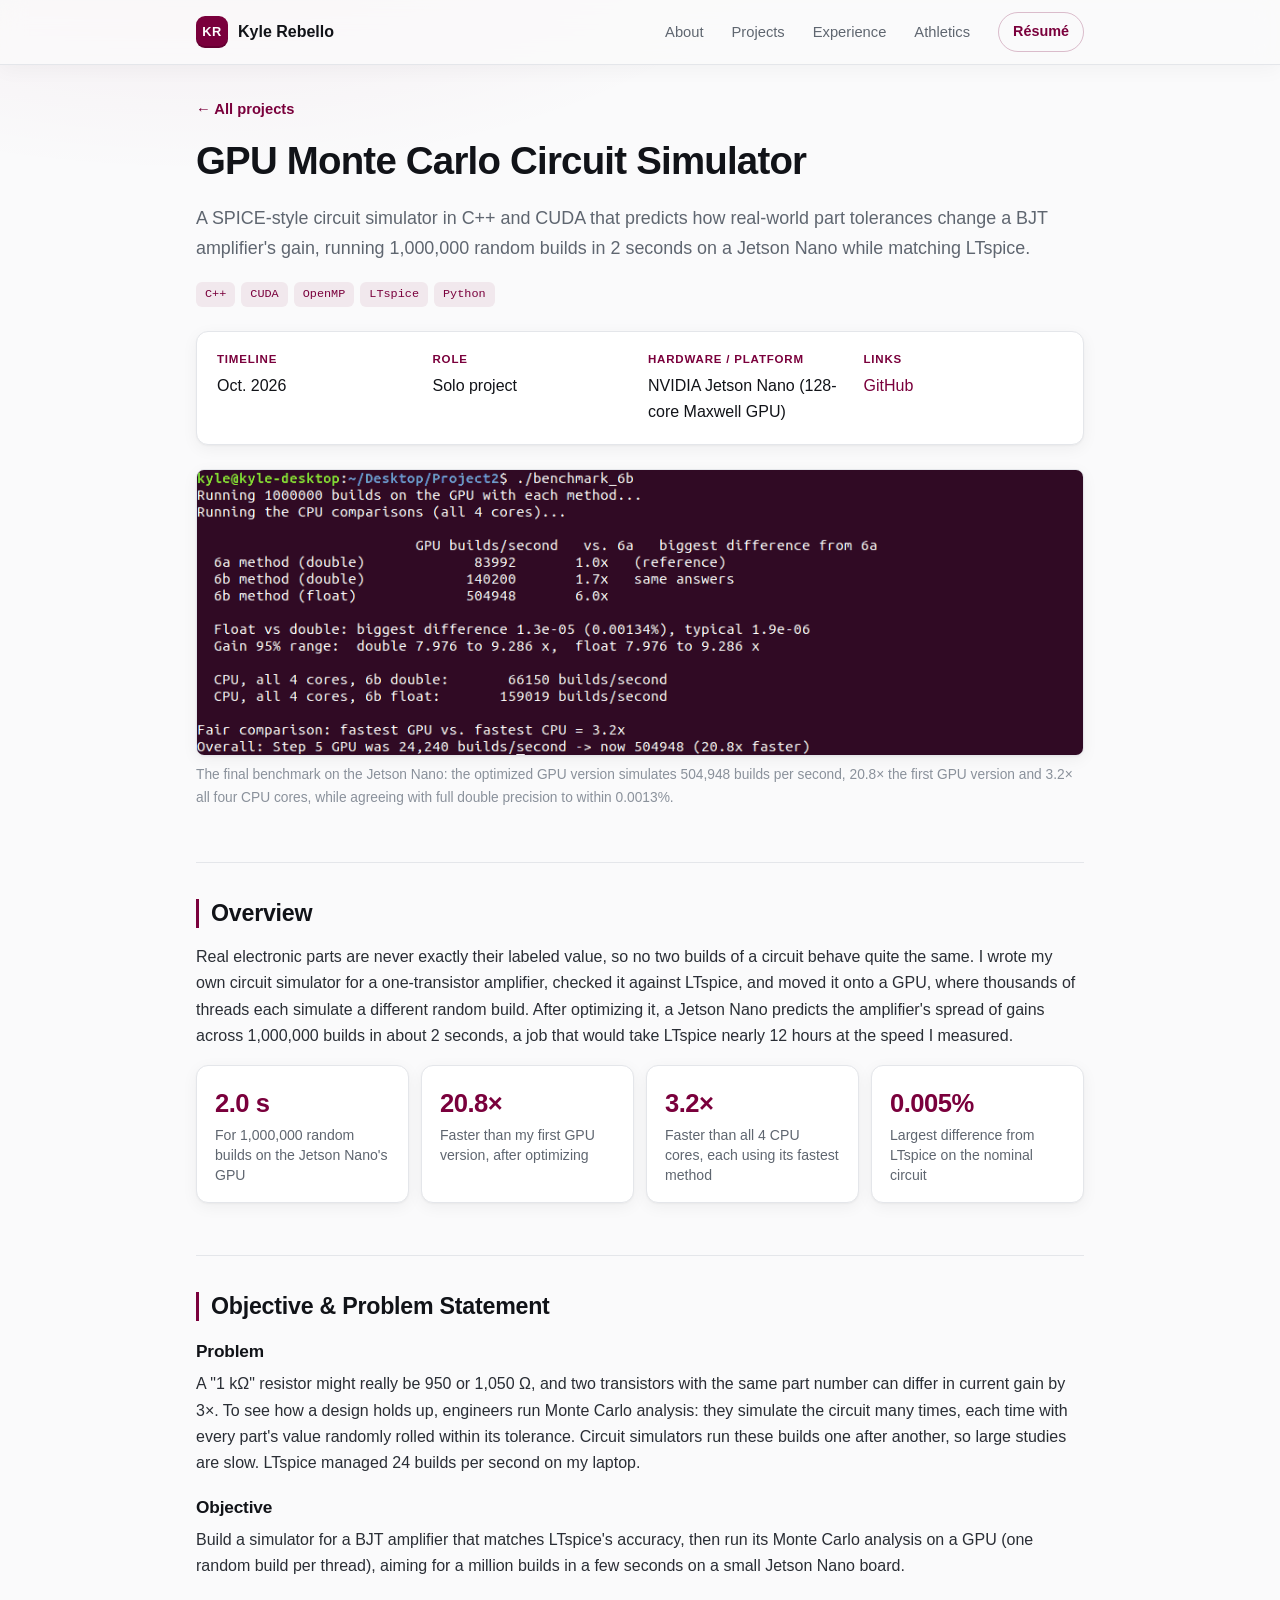
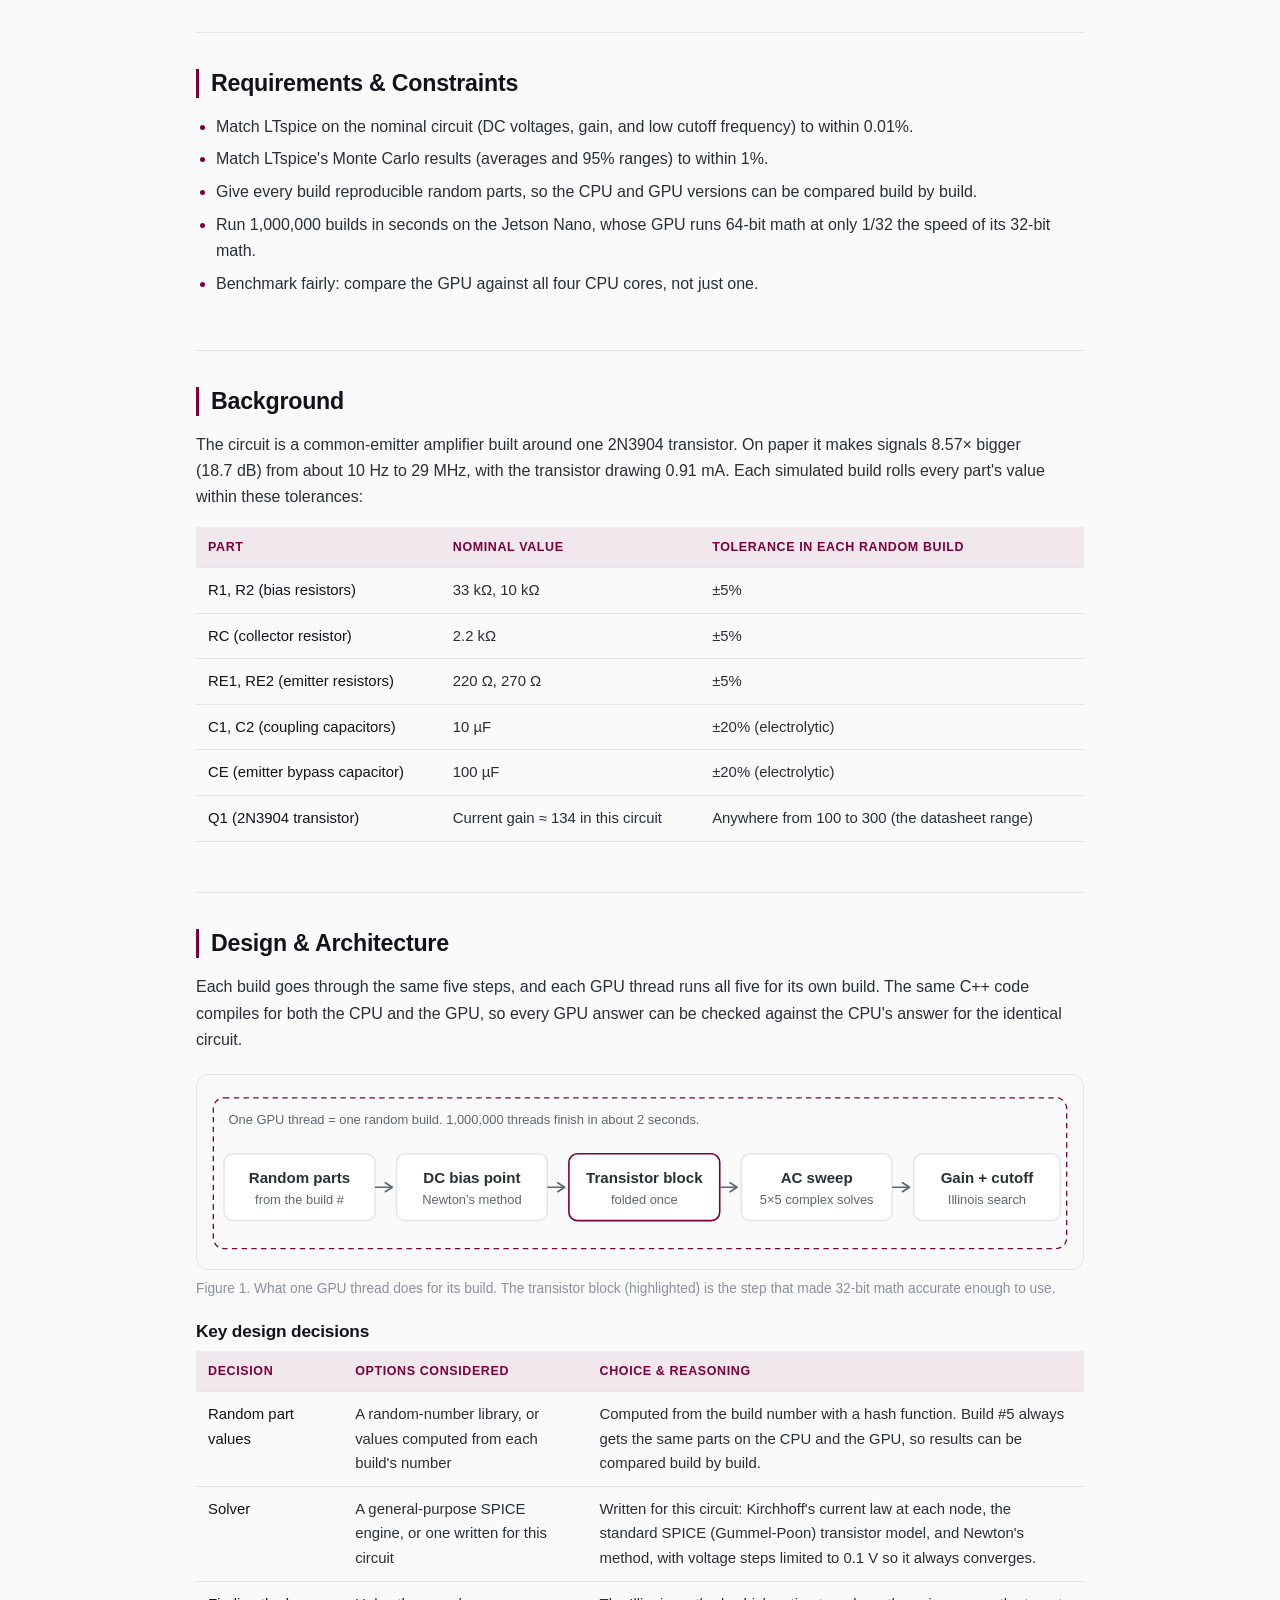
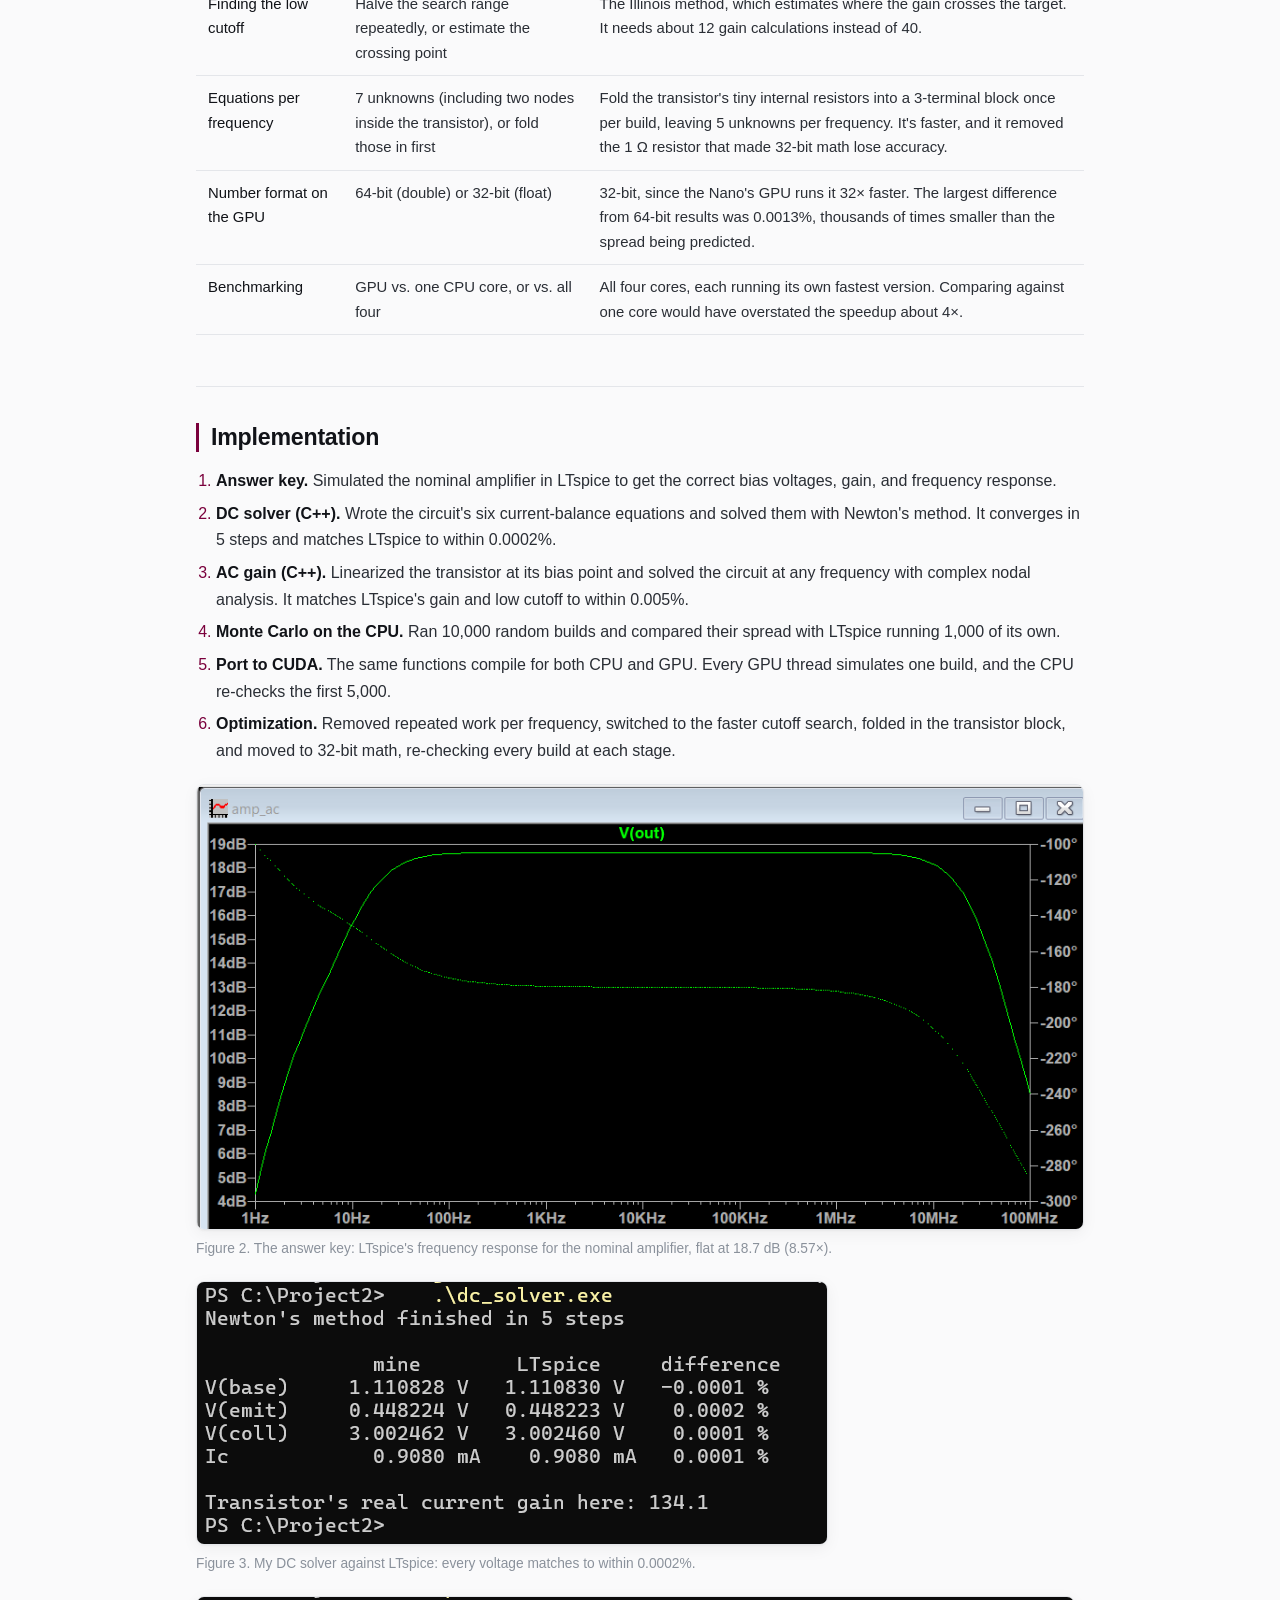
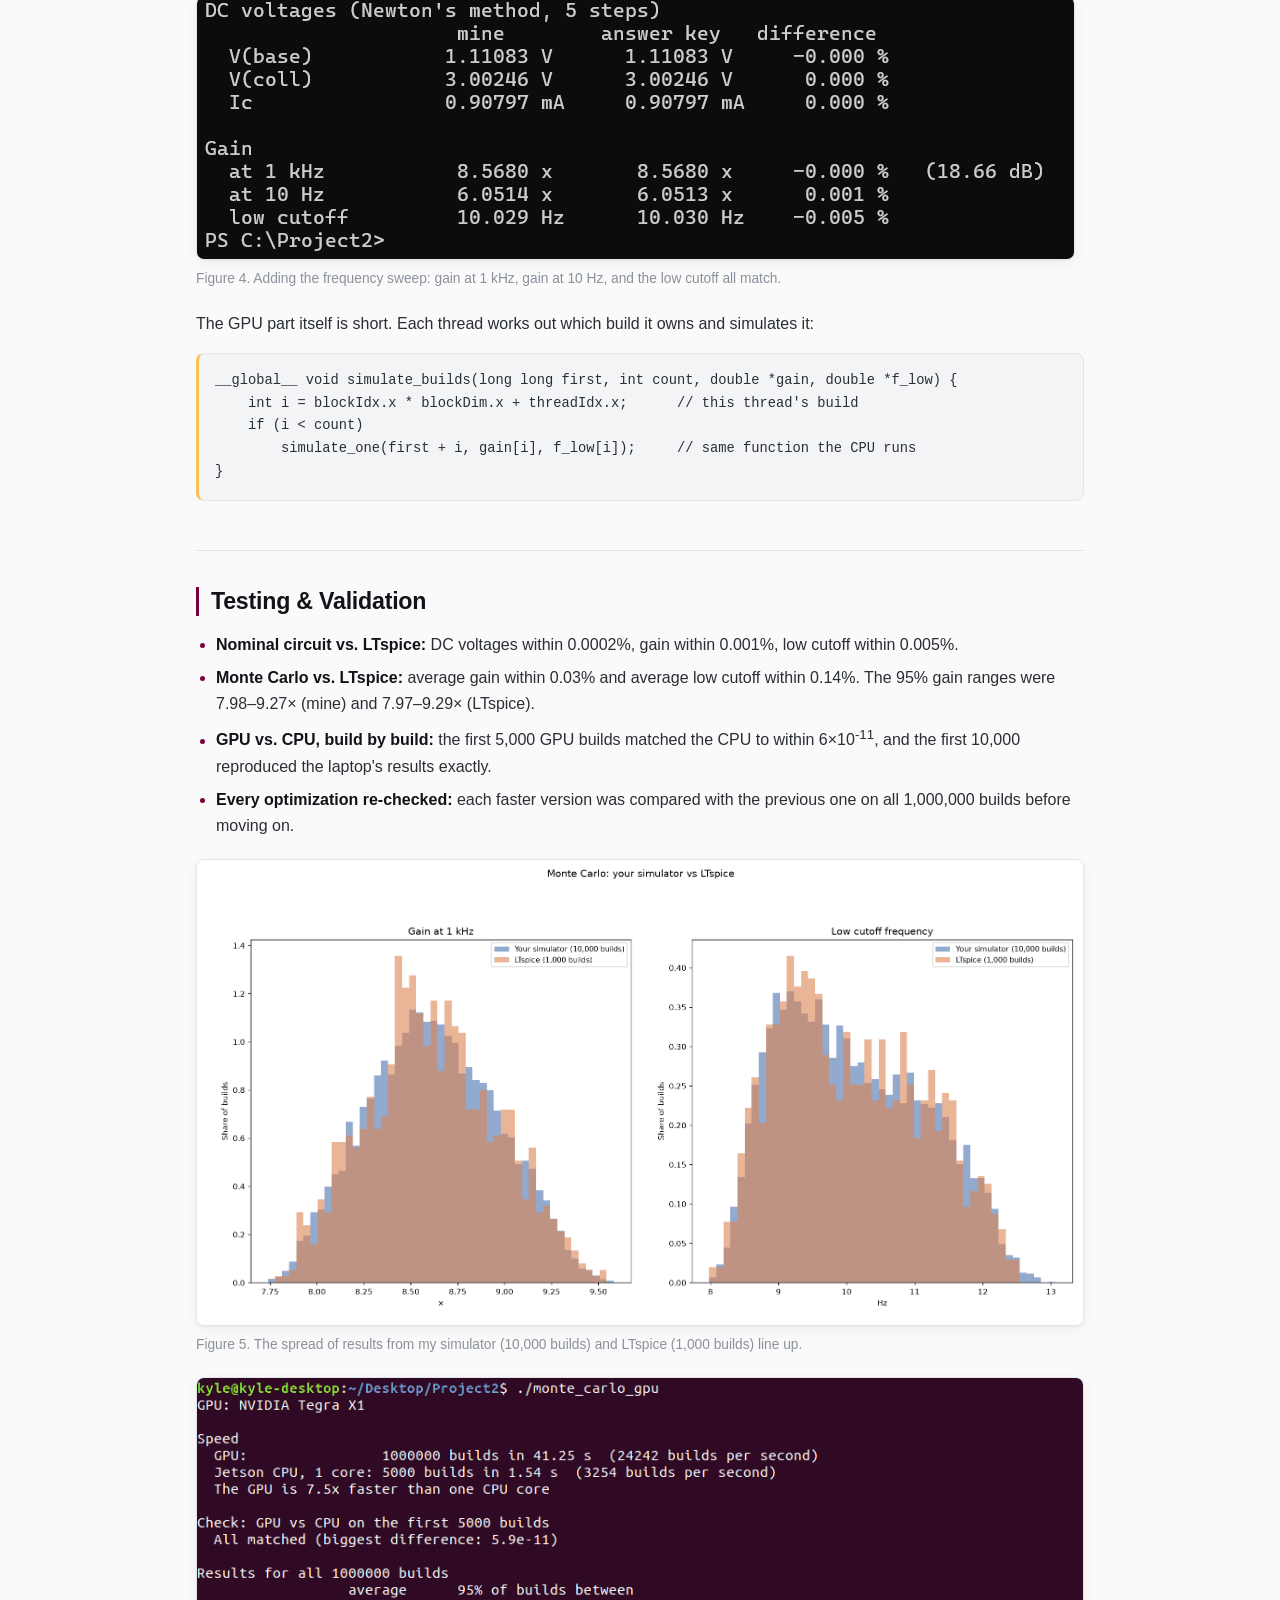
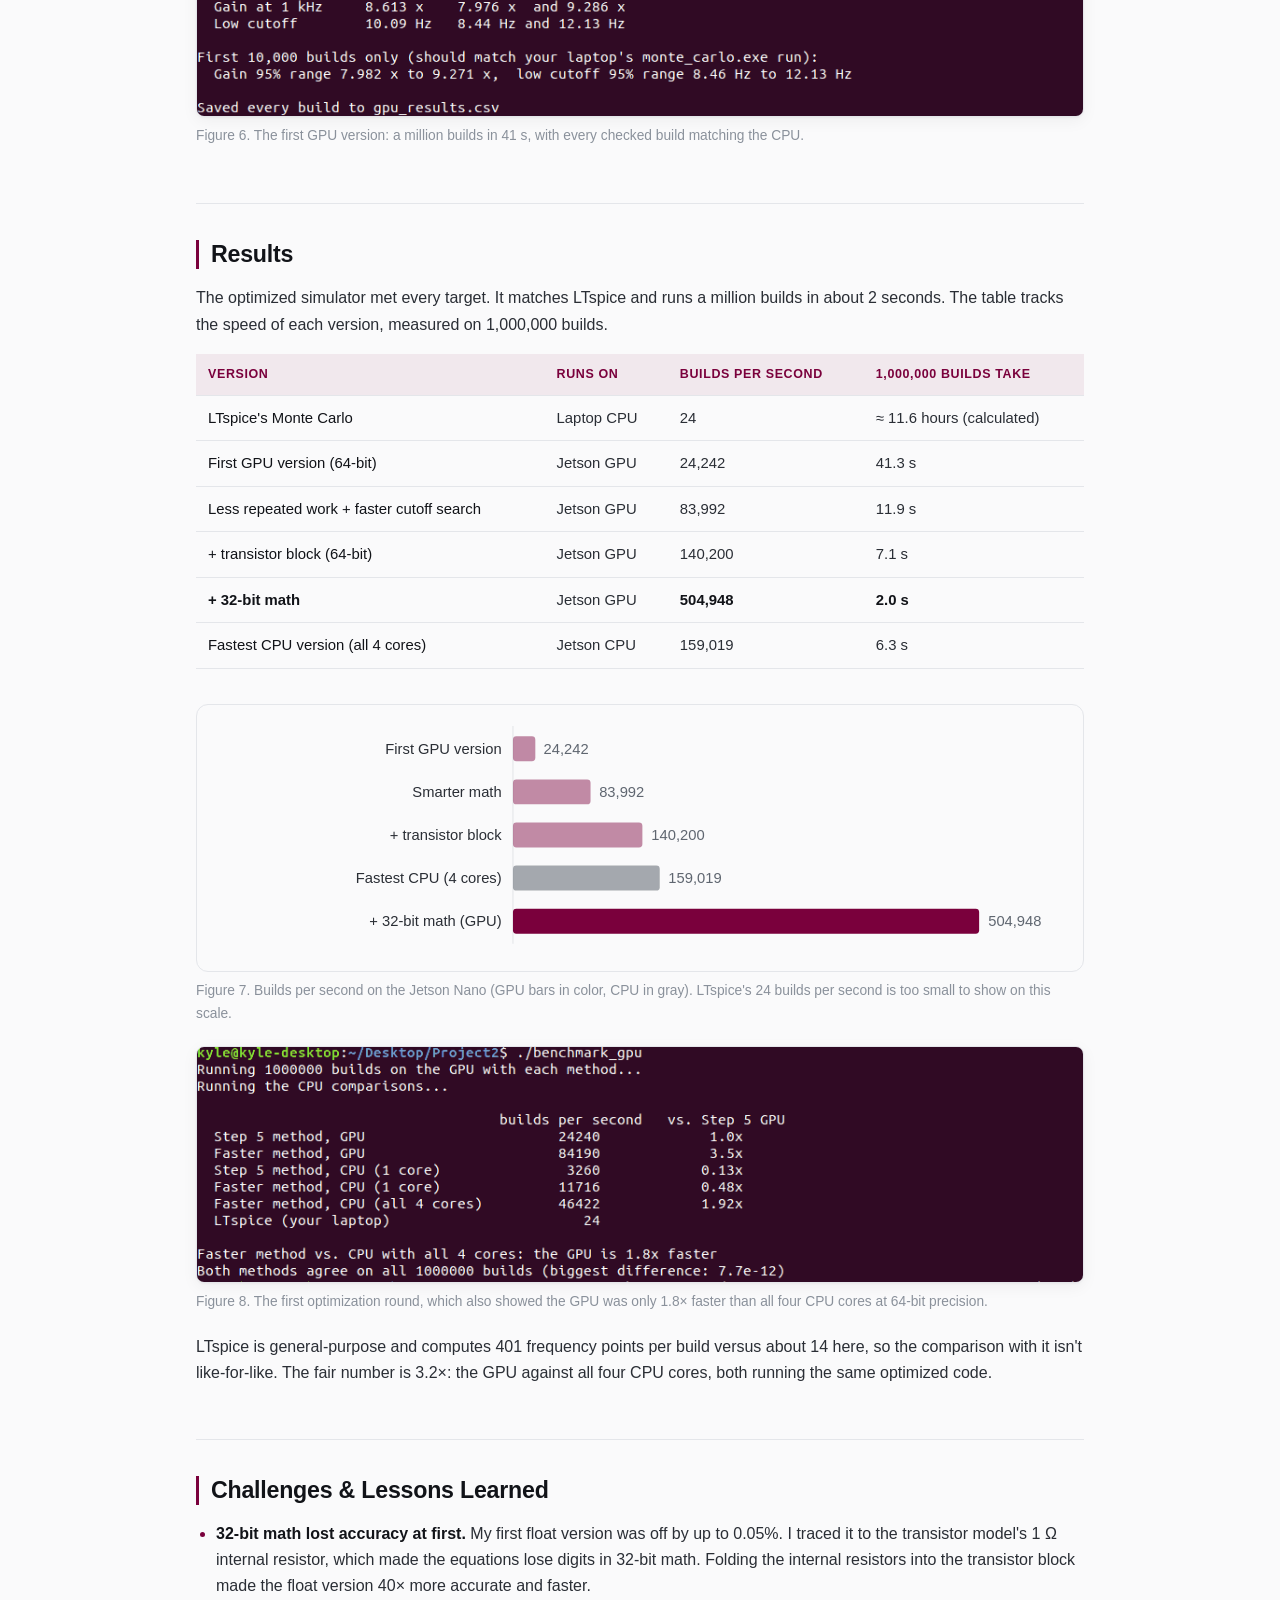
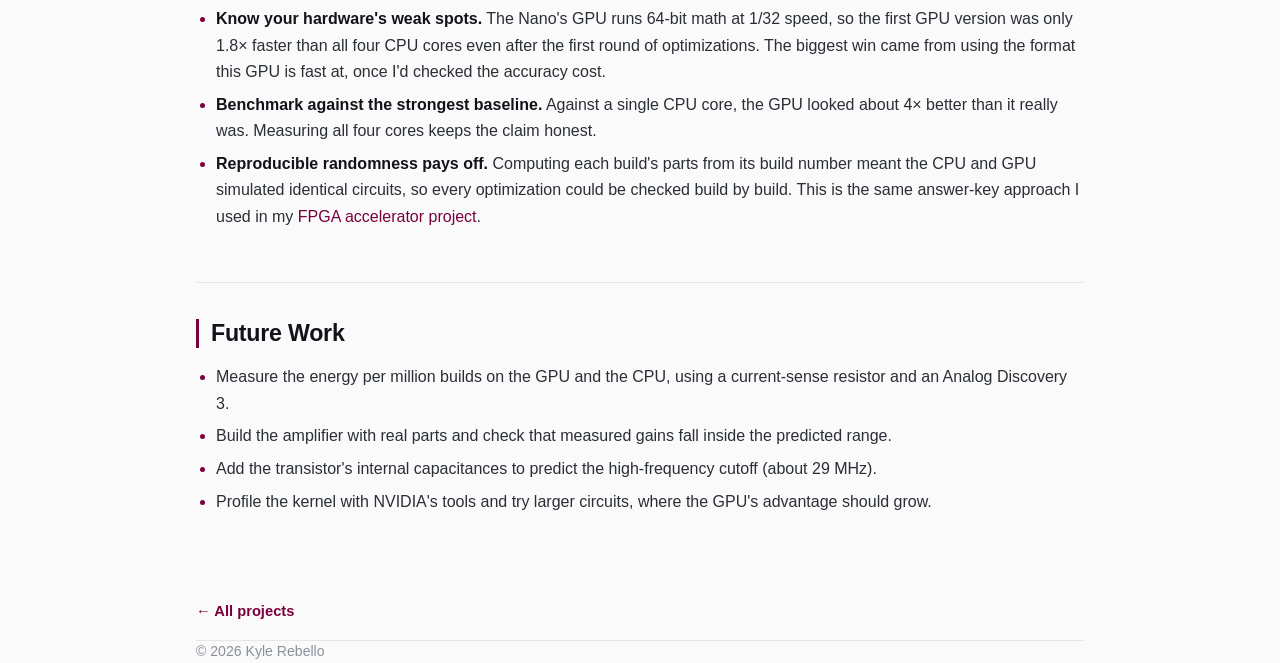
<file: projects/gpu-circuit-simulator.html>
<!DOCTYPE html>
<html lang="en">
<head>
  <meta charset="UTF-8">
  <meta name="viewport" content="width=device-width, initial-scale=1.0">
  <title>GPU Monte Carlo Circuit Simulator — Kyle Rebello</title>
  <meta name="description" content="A SPICE-style circuit simulator in C++ and CUDA that predicts how part tolerances affect a BJT amplifier, running 1,000,000 random builds in 2 seconds on a Jetson Nano and matching LTspice.">
  <link rel="stylesheet" href="../css/style.css?v=20261017">
</head>
<body>

  <nav class="site-nav solid">
    <div class="container">
      <a href="../index.html" class="brand"><span class="mark">KR</span><span class="name">Kyle Rebello</span></a>
      <ul>
        <li><a href="../index.html#about">About</a></li>
        <li><a href="../index.html#projects">Projects</a></li>
        <li><a href="../index.html#experience">Experience</a></li>
        <li><a href="../index.html#athletics">Athletics</a></li>
      </ul>
      <a class="nav-cta" href="../assets/Kyle_Rebello_Resume.pdf?v=20261020" target="_blank" rel="noopener">Résumé</a>
    </div>
  </nav>

  <main class="container">
    <a class="back-link" href="../index.html#projects">← All projects</a>

    <!-- ===================== TITLE ===================== -->
    <header class="project-header">
      <h1>GPU Monte Carlo Circuit Simulator</h1>
      <p class="summary">A SPICE-style circuit simulator in C++ and CUDA that predicts how real-world part tolerances change a BJT amplifier's gain, running 1,000,000 random builds in 2 seconds on a Jetson Nano while matching LTspice.</p>

      <div class="tags">
        <span class="tag">C++</span>
        <span class="tag">CUDA</span>
        <span class="tag">OpenMP</span>
        <span class="tag">LTspice</span>
        <span class="tag">Python</span>
      </div>

      <dl class="meta-grid">
        <div>
          <dt>Timeline</dt>
          <dd>Oct. 2026</dd>
        </div>
        <div>
          <dt>Role</dt>
          <dd>Solo project</dd>
        </div>
        <div>
          <dt>Hardware / Platform</dt>
          <dd>NVIDIA Jetson Nano (128-core Maxwell GPU)</dd>
        </div>
        <div>
          <dt>Links</dt>
          <!-- TODO: point this at the project's own repo once it's public -->
          <dd><a href="https://github.com/Kyle2006reb" target="_blank" rel="noopener">GitHub</a></dd>
        </div>
      </dl>

      <figure>
        <img src="../assets/gpu-circuit-simulator/01-benchmark-6b.png" alt="Jetson Nano terminal: the float version runs 504,948 builds per second, 6 times the double version, with a biggest difference of 0.00134 percent; the fastest GPU method is 3.2 times the fastest CPU method, and 20.8 times the first GPU version">
        <figcaption>The final benchmark on the Jetson Nano: the optimized GPU version simulates 504,948 builds per second, 20.8× the first GPU version and 3.2× all four CPU cores, while agreeing with full double precision to within 0.0013%.</figcaption>
      </figure>
    </header>

    <div class="project-body">

      <!-- ===================== OVERVIEW ===================== -->
      <section id="overview">
        <h2>Overview</h2>
        <p>
          Real electronic parts are never exactly their labeled value, so no two builds of a circuit behave
          quite the same. I wrote my own circuit simulator for a one-transistor amplifier, checked it against
          LTspice, and moved it onto a GPU, where thousands of threads each simulate a different random build.
          After optimizing it, a Jetson Nano predicts the amplifier's spread of gains across 1,000,000 builds
          in about 2 seconds, a job that would take LTspice nearly 12 hours at the speed I measured.
        </p>
        <div class="metrics">
          <div class="metric"><div class="value">2.0&nbsp;s</div><div class="label">For 1,000,000 random builds on the Jetson Nano's GPU</div></div>
          <div class="metric"><div class="value">20.8×</div><div class="label">Faster than my first GPU version, after optimizing</div></div>
          <div class="metric"><div class="value">3.2×</div><div class="label">Faster than all 4 CPU cores, each using its fastest method</div></div>
          <div class="metric"><div class="value">0.005%</div><div class="label">Largest difference from LTspice on the nominal circuit</div></div>
        </div>
      </section>

      <!-- ===================== OBJECTIVE & PROBLEM ===================== -->
      <section id="objective">
        <h2>Objective &amp; Problem Statement</h2>
        <h3>Problem</h3>
        <p>
          A "1&nbsp;kΩ" resistor might really be 950 or 1,050&nbsp;Ω, and two transistors with the same part
          number can differ in current gain by 3×. To see how a design holds up, engineers run Monte Carlo
          analysis: they simulate the circuit many times, each time with every part's value randomly rolled
          within its tolerance. Circuit simulators run these builds one after another, so large studies are
          slow. LTspice managed 24 builds per second on my laptop.
        </p>
        <h3>Objective</h3>
        <p>
          Build a simulator for a BJT amplifier that matches LTspice's accuracy, then run its Monte Carlo
          analysis on a GPU (one random build per thread), aiming for a million builds in a few seconds on a
          small Jetson Nano board.
        </p>
      </section>

      <!-- ===================== REQUIREMENTS ===================== -->
      <section id="requirements">
        <h2>Requirements &amp; Constraints</h2>
        <ul>
          <li>Match LTspice on the nominal circuit (DC voltages, gain, and low cutoff frequency) to within 0.01%.</li>
          <li>Match LTspice's Monte Carlo results (averages and 95% ranges) to within 1%.</li>
          <li>Give every build reproducible random parts, so the CPU and GPU versions can be compared build by build.</li>
          <li>Run 1,000,000 builds in seconds on the Jetson Nano, whose GPU runs 64-bit math at only 1/32 the speed of its 32-bit math.</li>
          <li>Benchmark fairly: compare the GPU against all four CPU cores, not just one.</li>
        </ul>
      </section>

      <!-- ===================== BACKGROUND ===================== -->
      <section id="background">
        <h2>Background</h2>
        <p>
          The circuit is a common-emitter amplifier built around one 2N3904 transistor. On paper it makes
          signals 8.57× bigger (18.7&nbsp;dB) from about 10&nbsp;Hz to 29&nbsp;MHz, with the transistor drawing
          0.91&nbsp;mA. Each simulated build rolls every part's value within these tolerances:
        </p>
        <div class="table-wrap">
          <table>
            <thead>
              <tr><th>Part</th><th>Nominal value</th><th>Tolerance in each random build</th></tr>
            </thead>
            <tbody>
              <tr><td>R1, R2 (bias resistors)</td><td>33&nbsp;kΩ, 10&nbsp;kΩ</td><td>±5%</td></tr>
              <tr><td>RC (collector resistor)</td><td>2.2&nbsp;kΩ</td><td>±5%</td></tr>
              <tr><td>RE1, RE2 (emitter resistors)</td><td>220&nbsp;Ω, 270&nbsp;Ω</td><td>±5%</td></tr>
              <tr><td>C1, C2 (coupling capacitors)</td><td>10&nbsp;µF</td><td>±20% (electrolytic)</td></tr>
              <tr><td>CE (emitter bypass capacitor)</td><td>100&nbsp;µF</td><td>±20% (electrolytic)</td></tr>
              <tr><td>Q1 (2N3904 transistor)</td><td>Current gain ≈ 134 in this circuit</td><td>Anywhere from 100 to 300 (the datasheet range)</td></tr>
            </tbody>
          </table>
        </div>
      </section>

      <!-- ===================== DESIGN ===================== -->
      <section id="design">
        <h2>Design &amp; Architecture</h2>
        <p>
          Each build goes through the same five steps, and each GPU thread runs all five for its own build.
          The same C++ code compiles for both the CPU and the GPU, so every GPU answer can be checked against
          the CPU's answer for the identical circuit.
        </p>
        <figure>
          <div class="table-wrap" style="border: 1px solid var(--border); border-radius: var(--radius); padding: 12px;">
            <svg viewBox="0 0 800 158" role="img" aria-labelledby="pd-title pd-desc" style="display: block; width: 100%; min-width: 640px; height: auto;">
              <title id="pd-title">The five steps of one simulated build</title>
              <desc id="pd-desc">One GPU thread handles one build: it rolls random part values from the build number, finds the DC bias point with Newton's method, folds the transistor into a simple block, runs the AC frequency sweep with 5 by 5 complex solves, and finds the gain and low cutoff with the Illinois search. A million threads run in about two seconds.</desc>
              <style>
                .pd-box   { fill: var(--surface); stroke: var(--border); stroke-width: 1.5; }
                .pd-key   { fill: var(--surface); stroke: var(--accent); stroke-width: 1.5; }
                .pd-group { fill: none; stroke: var(--accent); stroke-width: 1.2; stroke-dasharray: 5 4; }
                .pd-title { fill: var(--text); font-size: 14px; font-weight: 600; }
                .pd-sub   { fill: var(--muted); font-size: 12px; }
                .pd-line  { fill: none; stroke: var(--muted); stroke-width: 1.5; }
                .pd-head  { fill: none; stroke: var(--muted); stroke-width: 1.5; stroke-linecap: round; stroke-linejoin: round; }
              </style>
              <defs>
                <marker id="pd-arrow" viewBox="0 0 10 10" refX="8" refY="5" markerWidth="7" markerHeight="7" orient="auto-start-reverse">
                  <path class="pd-head" d="M2 1L8 5L2 9"/>
                </marker>
              </defs>
              <rect class="pd-group" x="4" y="10" width="792" height="140" rx="10"/>
              <text class="pd-sub" x="18" y="30" dominant-baseline="central">One GPU thread = one random build. 1,000,000 threads finish in about 2 seconds.</text>

              <rect class="pd-box" x="14" y="62" width="140" height="62" rx="8"/>
              <text class="pd-title" x="84" y="84" text-anchor="middle" dominant-baseline="central">Random parts</text>
              <text class="pd-sub" x="84" y="104" text-anchor="middle" dominant-baseline="central">from the build #</text>
              <line class="pd-line" x1="154" y1="93" x2="170" y2="93" marker-end="url(#pd-arrow)"/>

              <rect class="pd-box" x="174" y="62" width="140" height="62" rx="8"/>
              <text class="pd-title" x="244" y="84" text-anchor="middle" dominant-baseline="central">DC bias point</text>
              <text class="pd-sub" x="244" y="104" text-anchor="middle" dominant-baseline="central">Newton's method</text>
              <line class="pd-line" x1="314" y1="93" x2="330" y2="93" marker-end="url(#pd-arrow)"/>

              <rect class="pd-key" x="334" y="62" width="140" height="62" rx="8"/>
              <text class="pd-title" x="404" y="84" text-anchor="middle" dominant-baseline="central">Transistor block</text>
              <text class="pd-sub" x="404" y="104" text-anchor="middle" dominant-baseline="central">folded once</text>
              <line class="pd-line" x1="474" y1="93" x2="490" y2="93" marker-end="url(#pd-arrow)"/>

              <rect class="pd-box" x="494" y="62" width="140" height="62" rx="8"/>
              <text class="pd-title" x="564" y="84" text-anchor="middle" dominant-baseline="central">AC sweep</text>
              <text class="pd-sub" x="564" y="104" text-anchor="middle" dominant-baseline="central">5×5 complex solves</text>
              <line class="pd-line" x1="634" y1="93" x2="650" y2="93" marker-end="url(#pd-arrow)"/>

              <rect class="pd-box" x="654" y="62" width="136" height="62" rx="8"/>
              <text class="pd-title" x="722" y="84" text-anchor="middle" dominant-baseline="central">Gain + cutoff</text>
              <text class="pd-sub" x="722" y="104" text-anchor="middle" dominant-baseline="central">Illinois search</text>
            </svg>
          </div>
          <figcaption>Figure 1. What one GPU thread does for its build. The transistor block (highlighted) is the step that made 32-bit math accurate enough to use.</figcaption>
        </figure>
        <h3>Key design decisions</h3>
        <div class="table-wrap">
          <table>
            <thead>
              <tr><th>Decision</th><th>Options considered</th><th>Choice &amp; reasoning</th></tr>
            </thead>
            <tbody>
              <tr>
                <td>Random part values</td>
                <td>A random-number library, or values computed from each build's number</td>
                <td>Computed from the build number with a hash function. Build #5 always gets the same parts on the CPU and the GPU, so results can be compared build by build.</td>
              </tr>
              <tr>
                <td>Solver</td>
                <td>A general-purpose SPICE engine, or one written for this circuit</td>
                <td>Written for this circuit: Kirchhoff's current law at each node, the standard SPICE (Gummel-Poon) transistor model, and Newton's method, with voltage steps limited to 0.1&nbsp;V so it always converges.</td>
              </tr>
              <tr>
                <td>Finding the low cutoff</td>
                <td>Halve the search range repeatedly, or estimate the crossing point</td>
                <td>The Illinois method, which estimates where the gain crosses the target. It needs about 12 gain calculations instead of 40.</td>
              </tr>
              <tr>
                <td>Equations per frequency</td>
                <td>7 unknowns (including two nodes inside the transistor), or fold those in first</td>
                <td>Fold the transistor's tiny internal resistors into a 3-terminal block once per build, leaving 5 unknowns per frequency. It's faster, and it removed the 1&nbsp;Ω resistor that made 32-bit math lose accuracy.</td>
              </tr>
              <tr>
                <td>Number format on the GPU</td>
                <td>64-bit (double) or 32-bit (float)</td>
                <td>32-bit, since the Nano's GPU runs it 32× faster. The largest difference from 64-bit results was 0.0013%, thousands of times smaller than the spread being predicted.</td>
              </tr>
              <tr>
                <td>Benchmarking</td>
                <td>GPU vs. one CPU core, or vs. all four</td>
                <td>All four cores, each running its own fastest version. Comparing against one core would have overstated the speedup about 4×.</td>
              </tr>
            </tbody>
          </table>
        </div>
      </section>

      <!-- ===================== IMPLEMENTATION ===================== -->
      <section id="implementation">
        <h2>Implementation</h2>
        <ol>
          <li><strong>Answer key.</strong> Simulated the nominal amplifier in LTspice to get the correct bias voltages, gain, and frequency response.</li>
          <li><strong>DC solver (C++).</strong> Wrote the circuit's six current-balance equations and solved them with Newton's method. It converges in 5 steps and matches LTspice to within 0.0002%.</li>
          <li><strong>AC gain (C++).</strong> Linearized the transistor at its bias point and solved the circuit at any frequency with complex nodal analysis. It matches LTspice's gain and low cutoff to within 0.005%.</li>
          <li><strong>Monte Carlo on the CPU.</strong> Ran 10,000 random builds and compared their spread with LTspice running 1,000 of its own.</li>
          <li><strong>Port to CUDA.</strong> The same functions compile for both CPU and GPU. Every GPU thread simulates one build, and the CPU re-checks the first 5,000.</li>
          <li><strong>Optimization.</strong> Removed repeated work per frequency, switched to the faster cutoff search, folded in the transistor block, and moved to 32-bit math, re-checking every build at each stage.</li>
        </ol>
        <figure>
          <img src="../assets/gpu-circuit-simulator/02-ltspice-gain-plot.png" alt="LTspice frequency response: gain rises from 4 dB at 1 Hz to a flat 18.7 dB from about 100 Hz to 10 MHz, then falls" loading="lazy">
          <figcaption>Figure 2. The answer key: LTspice's frequency response for the nominal amplifier, flat at 18.7&nbsp;dB (8.57×).</figcaption>
        </figure>
        <figure>
          <img src="../assets/gpu-circuit-simulator/03-dc-solver-vs-ltspice.png" alt="Terminal output: the C++ DC solver's base, emitter, and collector voltages and collector current match LTspice within 0.0002 percent" loading="lazy">
          <figcaption>Figure 3. My DC solver against LTspice: every voltage matches to within 0.0002%.</figcaption>
        </figure>
        <figure>
          <img src="../assets/gpu-circuit-simulator/04-gain-vs-ltspice.png" alt="Terminal output: the simulator's gain at 1 kHz, gain at 10 Hz, and low cutoff frequency match the answer key within 0.005 percent" loading="lazy">
          <figcaption>Figure 4. Adding the frequency sweep: gain at 1&nbsp;kHz, gain at 10&nbsp;Hz, and the low cutoff all match.</figcaption>
        </figure>
        <p>The GPU part itself is short. Each thread works out which build it owns and simulates it:</p>
        <pre><code>__global__ void simulate_builds(long long first, int count, double *gain, double *f_low) {
    int i = blockIdx.x * blockDim.x + threadIdx.x;      // this thread's build
    if (i &lt; count)
        simulate_one(first + i, gain[i], f_low[i]);     // same function the CPU runs
}</code></pre>
      </section>

      <!-- ===================== TESTING ===================== -->
      <section id="testing">
        <h2>Testing &amp; Validation</h2>
        <ul>
          <li><strong>Nominal circuit vs. LTspice:</strong> DC voltages within 0.0002%, gain within 0.001%, low cutoff within 0.005%.</li>
          <li><strong>Monte Carlo vs. LTspice:</strong> average gain within 0.03% and average low cutoff within 0.14%. The 95% gain ranges were 7.98–9.27× (mine) and 7.97–9.29× (LTspice).</li>
          <li><strong>GPU vs. CPU, build by build:</strong> the first 5,000 GPU builds matched the CPU to within 6×10<sup>-11</sup>, and the first 10,000 reproduced the laptop's results exactly.</li>
          <li><strong>Every optimization re-checked:</strong> each faster version was compared with the previous one on all 1,000,000 builds before moving on.</li>
        </ul>
        <figure>
          <img src="../assets/gpu-circuit-simulator/05-monte-carlo-vs-ltspice.png" alt="Two overlaid histograms of gain at 1 kHz and low cutoff frequency, one from my simulator with 10,000 builds and one from LTspice with 1,000 builds, with closely matching shapes" loading="lazy">
          <figcaption>Figure 5. The spread of results from my simulator (10,000 builds) and LTspice (1,000 builds) line up.</figcaption>
        </figure>
        <figure>
          <img src="../assets/gpu-circuit-simulator/06-gpu-million-builds.png" alt="Jetson Nano terminal: the first GPU version runs 1,000,000 builds in 41.25 seconds, the CPU check matches all 5,000 builds, and the first 10,000 builds reproduce the laptop's ranges" loading="lazy">
          <figcaption>Figure 6. The first GPU version: a million builds in 41&nbsp;s, with every checked build matching the CPU.</figcaption>
        </figure>
      </section>

      <!-- ===================== RESULTS ===================== -->
      <section id="results">
        <h2>Results</h2>
        <p>
          The optimized simulator met every target. It matches LTspice and runs a million builds in about
          2&nbsp;seconds. The table tracks the speed of each version, measured on 1,000,000 builds.
        </p>
        <div class="table-wrap">
          <table>
            <thead>
              <tr><th>Version</th><th>Runs on</th><th>Builds per second</th><th>1,000,000 builds take</th></tr>
            </thead>
            <tbody>
              <tr><td>LTspice's Monte Carlo</td><td>Laptop CPU</td><td>24</td><td>≈ 11.6 hours (calculated)</td></tr>
              <tr><td>First GPU version (64-bit)</td><td>Jetson GPU</td><td>24,242</td><td>41.3&nbsp;s</td></tr>
              <tr><td>Less repeated work + faster cutoff search</td><td>Jetson GPU</td><td>83,992</td><td>11.9&nbsp;s</td></tr>
              <tr><td>+ transistor block (64-bit)</td><td>Jetson GPU</td><td>140,200</td><td>7.1&nbsp;s</td></tr>
              <tr><td><strong>+ 32-bit math</strong></td><td>Jetson GPU</td><td><strong>504,948</strong></td><td><strong>2.0&nbsp;s</strong></td></tr>
              <tr><td>Fastest CPU version (all 4 cores)</td><td>Jetson CPU</td><td>159,019</td><td>6.3&nbsp;s</td></tr>
            </tbody>
          </table>
        </div>
        <figure>
          <div class="table-wrap" style="border: 1px solid var(--border); border-radius: var(--radius); padding: 12px;">
            <svg viewBox="0 0 760 214" role="img" aria-labelledby="sp-title sp-desc" style="display: block; width: 100%; min-width: 600px; height: auto;">
              <title id="sp-title">Builds per second at each stage</title>
              <desc id="sp-desc">Horizontal bars of builds per second: first GPU version 24,242; smarter math 83,992; transistor block 140,200; fastest CPU with all 4 cores 159,019; 32-bit GPU version 504,948.</desc>
              <style>
                .sp-label { fill: var(--text); font-size: 13px; }
                .sp-value { fill: var(--muted); font-size: 13px; }
                .sp-gpu   { fill: var(--accent); opacity: 0.45; }
                .sp-best  { fill: var(--accent); }
                .sp-cpu   { fill: var(--muted); opacity: 0.55; }
                .sp-axis  { stroke: var(--border); stroke-width: 1; }
              </style>
              <line class="sp-axis" x1="268" y1="8" x2="268" y2="200"/>
              <text class="sp-label" x="258" y="28" text-anchor="end" dominant-baseline="central">First GPU version</text>
              <rect class="sp-gpu" x="268" y="17" width="19.7" height="22" rx="3"/>
              <text class="sp-value" x="295" y="28" dominant-baseline="central">24,242</text>
              <text class="sp-label" x="258" y="66" text-anchor="end" dominant-baseline="central">Smarter math</text>
              <rect class="sp-gpu" x="268" y="55" width="68.4" height="22" rx="3"/>
              <text class="sp-value" x="344" y="66" dominant-baseline="central">83,992</text>
              <text class="sp-label" x="258" y="104" text-anchor="end" dominant-baseline="central">+ transistor block</text>
              <rect class="sp-gpu" x="268" y="93" width="114.1" height="22" rx="3"/>
              <text class="sp-value" x="390" y="104" dominant-baseline="central">140,200</text>
              <text class="sp-label" x="258" y="142" text-anchor="end" dominant-baseline="central">Fastest CPU (4 cores)</text>
              <rect class="sp-cpu" x="268" y="131" width="129.4" height="22" rx="3"/>
              <text class="sp-value" x="405" y="142" dominant-baseline="central">159,019</text>
              <text class="sp-label" x="258" y="180" text-anchor="end" dominant-baseline="central">+ 32-bit math (GPU)</text>
              <rect class="sp-best" x="268" y="169" width="411" height="22" rx="3"/>
              <text class="sp-value" x="687" y="180" dominant-baseline="central">504,948</text>
            </svg>
          </div>
          <figcaption>Figure 7. Builds per second on the Jetson Nano (GPU bars in color, CPU in gray). LTspice's 24 builds per second is too small to show on this scale.</figcaption>
        </figure>
        <figure>
          <img src="../assets/gpu-circuit-simulator/07-benchmark-6a.png" alt="Jetson Nano terminal: the faster method runs 84,190 builds per second on the GPU, 1.8 times all four CPU cores, and agrees with the original on all one million builds" loading="lazy">
          <figcaption>Figure 8. The first optimization round, which also showed the GPU was only 1.8× faster than all four CPU cores at 64-bit precision.</figcaption>
        </figure>
        <p>
          LTspice is general-purpose and computes 401 frequency points per build versus about 14 here, so the
          comparison with it isn't like-for-like. The fair number is 3.2×: the GPU against all four CPU cores, both running
          the same optimized code.
        </p>
      </section>

      <!-- ===================== CHALLENGES ===================== -->
      <section id="challenges">
        <h2>Challenges &amp; Lessons Learned</h2>
        <ul>
          <li><strong>32-bit math lost accuracy at first.</strong> My first float version was off by up to 0.05%. I traced it to the transistor model's 1&nbsp;Ω internal resistor, which made the equations lose digits in 32-bit math. Folding the internal resistors into the transistor block made the float version 40× more accurate and faster.</li>
          <li><strong>Know your hardware's weak spots.</strong> The Nano's GPU runs 64-bit math at 1/32 speed, so the first GPU version was only 1.8× faster than all four CPU cores even after the first round of optimizations. The biggest win came from using the format this GPU is fast at, once I'd checked the accuracy cost.</li>
          <li><strong>Benchmark against the strongest baseline.</strong> Against a single CPU core, the GPU looked about 4× better than it really was. Measuring all four cores keeps the claim honest.</li>
          <li><strong>Reproducible randomness pays off.</strong> Computing each build's parts from its build number meant the CPU and GPU simulated identical circuits, so every optimization could be checked build by build. This is the same answer-key approach I used in my <a href="fpga-nn-accelerator.html">FPGA accelerator project</a>.</li>
        </ul>
      </section>

      <!-- ===================== FUTURE WORK ===================== -->
      <section id="future-work">
        <h2>Future Work</h2>
        <ul>
          <li>Measure the energy per million builds on the GPU and the CPU, using a current-sense resistor and an Analog Discovery 3.</li>
          <li>Build the amplifier with real parts and check that measured gains fall inside the predicted range.</li>
          <li>Add the transistor's internal capacitances to predict the high-frequency cutoff (about 29&nbsp;MHz).</li>
          <li>Profile the kernel with NVIDIA's tools and try larger circuits, where the GPU's advantage should grow.</li>
        </ul>
      </section>

    </div>

    <a class="back-link" href="../index.html#projects">← All projects</a>
  </main>

  <footer class="container">
    © 2026 Kyle Rebello
  </footer>

</body>
</html>
</file>
<file: css/style.css>
/* ---------- Tokens ---------- */
:root {
  --bg: #fafafb;
  --surface: #ffffff;
  --surface-2: #f3f4f6;
  --heading: #111318;
  --text: #2a2e35;
  --muted: #5f6670;
  --subtle: #8a919b;
  --border: #e4e6ea;
  --accent: #7a003c;           /* McMaster maroon */
  --accent-soft: rgba(122, 0, 60, 0.07);
  --accent-line: rgba(122, 0, 60, 0.25);
  --gold: #fdbf57;             /* McMaster gold */
  --nav-bg: rgba(250, 250, 251, 0.8);
  --shadow: 0 1px 2px rgba(16, 18, 24, 0.04), 0 4px 16px rgba(16, 18, 24, 0.05);
  --shadow-hover: 0 2px 4px rgba(16, 18, 24, 0.05), 0 12px 32px rgba(16, 18, 24, 0.1);
  --placeholder-bg: #fff8e6;
  --placeholder-border: #f0d68a;
  --max-width: 920px;
  --radius: 12px;
  --radius-sm: 8px;
  --font: -apple-system, BlinkMacSystemFont, "Segoe UI", Roboto, "Helvetica Neue", Arial, sans-serif;
  --mono: ui-monospace, SFMono-Regular, Menlo, Consolas, monospace;
}

@media (prefers-color-scheme: dark) {
  :root {
    --bg: #0e1013;
    --surface: #161a1f;
    --surface-2: #1d2128;
    --heading: #f4f5f7;
    --text: #d7dade;
    --muted: #a0a7b1;
    --subtle: #7b828d;
    --border: #272c34;
    --accent: #ec7ba3;
    --accent-soft: rgba(236, 123, 163, 0.1);
    --accent-line: rgba(236, 123, 163, 0.3);
    --nav-bg: rgba(14, 16, 19, 0.75);
    --shadow: 0 1px 2px rgba(0, 0, 0, 0.3);
    --shadow-hover: 0 12px 32px rgba(0, 0, 0, 0.45);
    --placeholder-bg: #2a2416;
    --placeholder-border: #5c4c1f;
  }
}

/* ---------- Base ---------- */
* { box-sizing: border-box; }

html { scroll-behavior: smooth; scroll-padding-top: 80px; }

body {
  margin: 0;
  background:
    radial-gradient(900px 420px at 15% -120px, var(--accent-soft), transparent 70%),
    var(--bg);
  background-repeat: no-repeat;
  color: var(--text);
  font-family: var(--font);
  font-size: 16px;
  line-height: 1.65;
  -webkit-font-smoothing: antialiased;
}

a { color: var(--accent); text-decoration: none; }
a:hover { text-decoration: underline; text-underline-offset: 3px; }

h1, h2, h3 { color: var(--heading); line-height: 1.25; margin: 0 0 0.5em; letter-spacing: -0.01em; }
h1 { font-size: 2.1rem; letter-spacing: -0.02em; }
h2 { font-size: 1.45rem; }
h3 { font-size: 1.08rem; }
p { margin: 0 0 1em; }
ul, ol { margin: 0 0 1em; padding-left: 1.25em; }
li { margin-bottom: 0.4em; }
li::marker { color: var(--accent); }
strong { color: var(--heading); }

.container {
  max-width: var(--max-width);
  margin: 0 auto;
  padding: 0 16px;
}

/* ---------- Nav ---------- */
.site-nav {
  position: sticky;
  top: 0;
  z-index: 10;
  background: var(--nav-bg);
  -webkit-backdrop-filter: saturate(180%) blur(12px);
  backdrop-filter: saturate(180%) blur(12px);
  border-bottom: 1px solid transparent;
  transition: border-color 0.2s, box-shadow 0.2s;
}
.site-nav.scrolled,
.site-nav.solid { border-bottom-color: var(--border); box-shadow: 0 4px 20px rgba(0, 0, 0, 0.04); }
.site-nav .container {
  display: flex;
  align-items: center;
  gap: 16px;
  height: 64px;
}
.brand {
  display: flex;
  align-items: center;
  gap: 10px;
  font-weight: 650;
  color: var(--heading);
  white-space: nowrap;
}
.brand:hover { text-decoration: none; }
.brand .mark {
  display: grid;
  place-items: center;
  width: 32px;
  height: 32px;
  border-radius: 9px;
  background: var(--accent);
  color: #fff;
  font-size: 0.8rem;
  font-weight: 700;
  letter-spacing: 0.03em;
  box-shadow: inset 0 -2px 0 rgba(0, 0, 0, 0.18);
}
@media (prefers-color-scheme: dark) { .brand .mark { background: #7a003c; } }

.site-nav ul {
  display: flex;
  gap: 4px;
  list-style: none;
  margin: 0 0 0 auto;
  padding: 0;
  overflow-x: auto;
  scrollbar-width: none;
}
.site-nav li { margin: 0; }
.site-nav ul a {
  display: block;
  padding: 6px 12px;
  border-radius: 999px;
  color: var(--muted);
  font-size: 0.92rem;
  font-weight: 500;
  white-space: nowrap;
  transition: color 0.15s, background 0.15s;
}
.site-nav ul a:hover { color: var(--heading); background: var(--surface-2); text-decoration: none; }
.site-nav ul a.active { color: var(--accent); background: var(--accent-soft); }

.nav-cta {
  padding: 7px 14px;
  border: 1px solid var(--accent-line);
  border-radius: 999px;
  font-size: 0.9rem;
  font-weight: 600;
  white-space: nowrap;
  transition: background 0.15s, color 0.15s, border-color 0.15s;
}
.nav-cta:hover { background: var(--accent); border-color: var(--accent); color: #fff; text-decoration: none; }

/* ---------- Sections ---------- */
section { padding: 56px 0; }

.section-title {
  display: flex;
  align-items: center;
  gap: 12px;
  font-size: 1.5rem;
  margin-bottom: 24px;
}
.section-title .num {
  font-family: var(--mono);
  font-size: 0.85rem;
  font-weight: 600;
  color: var(--accent);
}
.section-title::after {
  content: "";
  flex: 1;
  height: 1px;
  background: var(--border);
}

/* ---------- Hero / About ---------- */
.hero { padding: 72px 0 48px; }
.eyebrow {
  font-family: var(--mono);
  font-size: 1.05rem;
  font-weight: 600;
  letter-spacing: 0.03em;
  color: var(--accent);
  margin-bottom: 12px;
}
.hero h1 { font-size: 3rem; margin-bottom: 16px; }
.hero .intro { max-width: 680px; font-size: 1.1rem; margin-bottom: 28px; }

.links { display: flex; flex-wrap: wrap; gap: 10px; }
.btn {
  display: inline-flex;
  align-items: center;
  gap: 6px;
  padding: 9px 16px;
  border-radius: var(--radius-sm);
  border: 1px solid var(--border);
  background: var(--surface);
  color: var(--heading);
  font-size: 0.92rem;
  font-weight: 600;
  transition: border-color 0.15s, transform 0.15s, background 0.15s;
}
.btn:hover { border-color: var(--accent-line); transform: translateY(-1px); text-decoration: none; }
.btn.primary { background: var(--accent); border-color: var(--accent); color: #fff; }
@media (prefers-color-scheme: dark) { .btn.primary { background: #7a003c; border-color: #7a003c; } }
.btn .arrow { color: var(--subtle); font-weight: 400; }
.btn.primary .arrow { color: rgba(255, 255, 255, 0.75); }

/* ---------- Cards (shared) ---------- */
.card {
  position: relative;
  background: var(--surface);
  border: 1px solid var(--border);
  border-radius: var(--radius);
  box-shadow: var(--shadow);
}

/* ---------- Project tiles ---------- */
.project-grid {
  display: grid;
  grid-template-columns: repeat(auto-fit, minmax(280px, 1fr));
  gap: 20px;
}
.project-tile {
  display: flex;
  flex-direction: column;
  padding: 24px;
  overflow: hidden;
  color: var(--text);
  transition: border-color 0.2s, transform 0.2s, box-shadow 0.2s;
}
.project-tile::before {
  content: "";
  position: absolute;
  inset: 0 0 auto;
  height: 3px;
  background: linear-gradient(90deg, var(--accent), var(--gold));
  opacity: 0;
  transition: opacity 0.2s;
}
.project-tile:hover {
  border-color: var(--accent-line);
  transform: translateY(-3px);
  box-shadow: var(--shadow-hover);
  text-decoration: none;
}
.project-tile:hover::before { opacity: 1; }
.project-tile h3 { margin-bottom: 10px; }
.project-tile p { color: var(--muted); font-size: 0.95rem; flex: 1; }
.project-tile .more { color: var(--accent); font-size: 0.9rem; font-weight: 600; }
.project-tile .more span { display: inline-block; transition: transform 0.2s; }
.project-tile:hover .more span { transform: translateX(4px); }

.tags { display: flex; flex-wrap: wrap; gap: 6px; margin-bottom: 14px; }
.tag {
  font-family: var(--mono);
  font-size: 0.74rem;
  padding: 3px 9px;
  border-radius: 6px;
  color: var(--accent);
  background: var(--accent-soft);
}

/* ---------- Experience tiles ---------- */
.exp-grid {
  display: grid;
  grid-template-columns: 1fr;
  gap: 20px;
}
.exp-card { padding: 24px; }
.exp-head {
  display: flex;
  align-items: center;
  gap: 14px;
  margin-bottom: 14px;
}
.exp-logo {
  flex: none;
  width: 52px;
  height: 52px;
  padding: 8px;
  object-fit: contain;
  border-radius: 10px;
  background: var(--surface-2);
  border: 1px solid var(--border);
}
.exp-head h3 { margin: 0; }
.exp-role { margin: 0; color: var(--accent); font-weight: 600; font-size: 0.95rem; }
.exp-meta {
  display: flex;
  flex-wrap: wrap;
  gap: 4px 14px;
  margin-bottom: 14px;
  padding-bottom: 14px;
  border-bottom: 1px dashed var(--border);
  color: var(--subtle);
  font-size: 0.86rem;
}
.exp-meta span + span::before { content: "·"; margin-right: 14px; color: var(--border); }
.exp-card ul { margin: 0; font-size: 0.94rem; }
.exp-card li:last-child { margin-bottom: 0; }

/* Athletics: wide card with a big badge-style logo */
.feature-card {
  display: grid;
  grid-template-columns: 140px 1fr;
  gap: 28px;
  align-items: start;
  padding: 24px;
}
.feature-card .badge {
  width: 140px;
  height: auto;
  border-radius: var(--radius-sm);
  box-shadow: var(--shadow);
}
.feature-card .exp-meta { border-bottom: none; padding-bottom: 0; }

/* ---------- Project detail page ---------- */
.back-link { display: inline-block; margin: 32px 0 16px; font-size: 0.92rem; font-weight: 600; }

.project-header { padding: 0 0 32px; border-bottom: 1px solid var(--border); }
.project-header h1 { font-size: 2.4rem; }
.project-header .summary { color: var(--muted); font-size: 1.12rem; }

.meta-grid {
  display: grid;
  grid-template-columns: repeat(auto-fit, minmax(160px, 1fr));
  gap: 16px;
  margin: 24px 0;
  padding: 18px 20px;
  background: var(--surface);
  border: 1px solid var(--border);
  border-radius: var(--radius);
  box-shadow: var(--shadow);
}
.meta-grid dt {
  font-size: 0.72rem;
  font-weight: 700;
  text-transform: uppercase;
  letter-spacing: 0.07em;
  color: var(--accent);
}
.meta-grid dd { margin: 4px 0 0; color: var(--heading); }

.project-body section { padding: 36px 0; border-bottom: 1px solid var(--border); }
.project-body section:last-child { border-bottom: none; }
.project-body h2 {
  padding-left: 12px;
  border-left: 3px solid var(--accent);
  margin-bottom: 16px;
}
.project-body h3 { margin-top: 20px; }

.metrics {
  display: grid;
  grid-template-columns: repeat(auto-fit, minmax(160px, 1fr));
  gap: 12px;
  margin-bottom: 16px;
}
.metric {
  padding: 16px 18px;
  background: var(--surface);
  border: 1px solid var(--border);
  border-radius: var(--radius);
  box-shadow: var(--shadow);
}
.metric .value { font-size: 1.6rem; font-weight: 750; color: var(--accent); letter-spacing: -0.02em; }
.metric .label { color: var(--muted); font-size: 0.88rem; line-height: 1.45; }

figure { margin: 20px 0; }
.figure-placeholder {
  display: flex;
  align-items: center;
  justify-content: center;
  min-height: 220px;
  padding: 16px;
  background: var(--surface-2);
  border: 1px dashed var(--border);
  border-radius: var(--radius);
  color: var(--muted);
  font-size: 0.9rem;
  text-align: center;
}
figure img { display: block; max-width: 100%; border-radius: var(--radius-sm); border: 1px solid var(--border); box-shadow: var(--shadow); }
figcaption { color: var(--subtle); font-size: 0.86rem; margin-top: 8px; }

table { width: 100%; border-collapse: collapse; margin-bottom: 1em; font-size: 0.93rem; }
th, td { text-align: left; padding: 10px 12px; border-bottom: 1px solid var(--border); vertical-align: top; }
th {
  color: var(--accent);
  font-size: 0.78rem;
  font-weight: 700;
  text-transform: uppercase;
  letter-spacing: 0.05em;
  background: var(--accent-soft);
}
td:first-child { color: var(--heading); font-weight: 500; }
.table-wrap { overflow-x: auto; }

pre, code { font-family: var(--mono); font-size: 0.86rem; }
pre {
  padding: 16px;
  background: var(--surface-2);
  border: 1px solid var(--border);
  border-left: 3px solid var(--gold);
  border-radius: var(--radius-sm);
  overflow-x: auto;
}

/* Placeholder text — delete the class once real content is filled in */
.placeholder {
  padding: 10px 14px;
  background: var(--placeholder-bg);
  border-left: 3px solid var(--placeholder-border);
  border-radius: 4px;
  color: var(--muted);
  font-size: 0.95rem;
}

/* ---------- Footer ---------- */
footer {
  display: flex;
  flex-wrap: wrap;
  justify-content: space-between;
  gap: 8px 24px;
  margin-top: 24px;
  padding-top: 28px;
  padding-bottom: 48px;
  background: linear-gradient(var(--border), var(--border)) top center / calc(100% - 32px) 1px no-repeat;
  color: var(--subtle);
  font-size: 0.88rem;
}
footer .footer-links { display: flex; gap: 18px; }
footer a { color: var(--muted); }
footer a:hover { color: var(--accent); }

/* ---------- Small screens ---------- */
@media (max-width: 640px) {
  h1 { font-size: 1.8rem; }
  .hero { padding: 48px 0 32px; }
  .hero h1 { font-size: 2.3rem; }
  .eyebrow { font-size: 0.92rem; }
  .project-header h1 { font-size: 1.8rem; }
  section { padding: 40px 0; }
  .site-nav .container { gap: 8px; }
  .brand .name, .nav-cta { display: none; }
  .site-nav ul a { padding: 6px 9px; font-size: 0.88rem; }
  .feature-card { grid-template-columns: 1fr; gap: 18px; }
  .feature-card .badge { width: 104px; }
}
</file>
